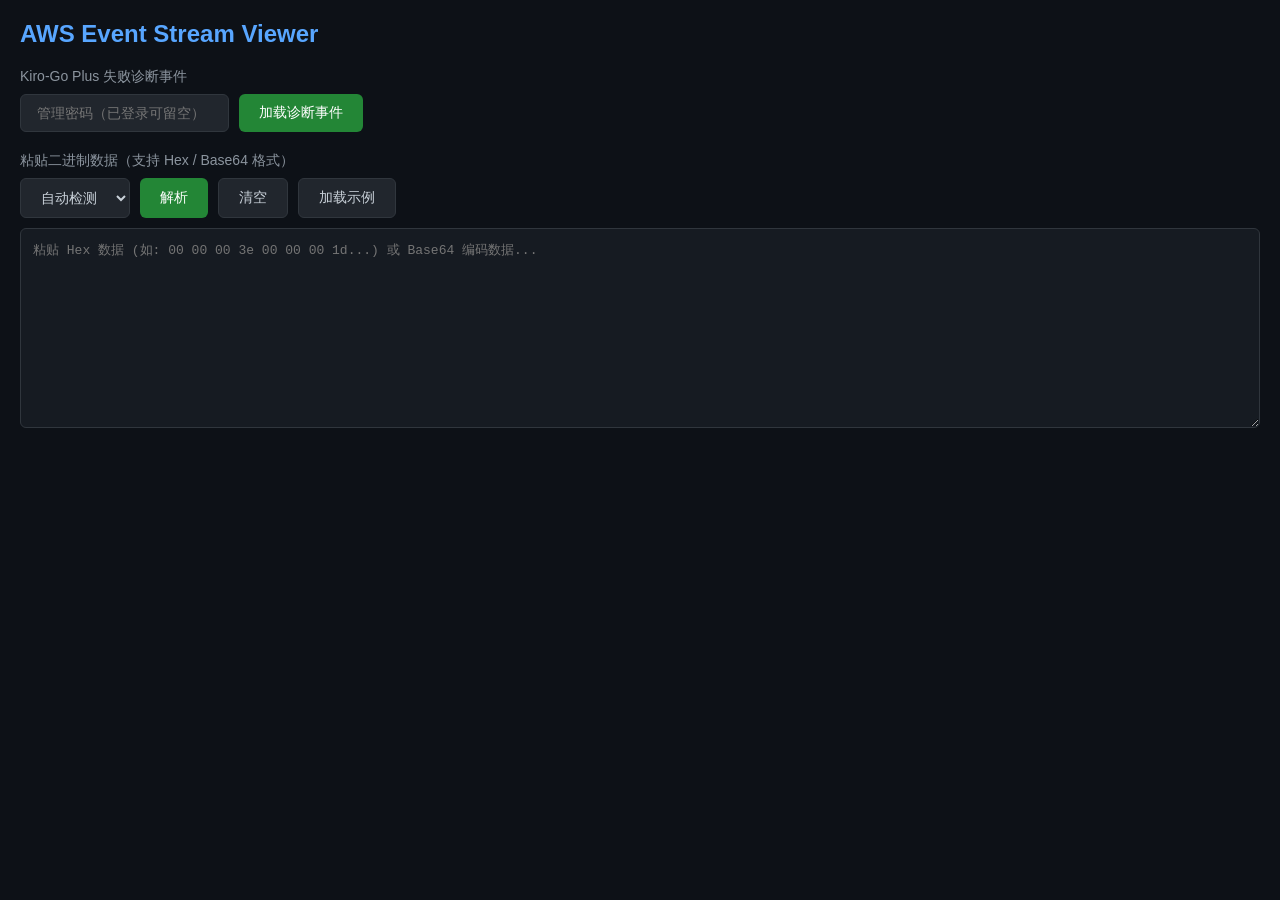
<file: web/event-viewer.html>
<!DOCTYPE html>
<html lang="zh-CN">
<head>
    <meta charset="UTF-8">
    <meta name="viewport" content="width=device-width, initial-scale=1.0">
    <title>AWS Event Stream Viewer</title>
    <style>
        * {
            box-sizing: border-box;
            margin: 0;
            padding: 0;
        }
        body {
            font-family: -apple-system, BlinkMacSystemFont, 'Segoe UI', Roboto, 'Helvetica Neue', Arial, sans-serif;
            background: #0d1117;
            color: #c9d1d9;
            min-height: 100vh;
            padding: 20px;
        }
        .container {
            max-width: 1400px;
            margin: 0 auto;
        }
        h1 {
            color: #58a6ff;
            margin-bottom: 20px;
            font-size: 24px;
        }
        .input-section {
            margin-bottom: 20px;
        }
        .input-section label {
            display: block;
            margin-bottom: 8px;
            color: #8b949e;
            font-size: 14px;
        }
        .input-controls {
            display: flex;
            gap: 10px;
            margin-bottom: 10px;
            flex-wrap: wrap;
        }
        .format-select {
            padding: 8px 16px;
            border: 1px solid #30363d;
            border-radius: 6px;
            background: #21262d;
            color: #c9d1d9;
            font-size: 14px;
        }
        textarea {
            width: 100%;
            height: 200px;
            padding: 12px;
            border: 1px solid #30363d;
            border-radius: 6px;
            background: #161b22;
            color: #c9d1d9;
            font-family: 'SF Mono', Monaco, 'Courier New', monospace;
            font-size: 13px;
            resize: vertical;
        }
        textarea:focus {
            outline: none;
            border-color: #58a6ff;
        }
        .btn {
            padding: 10px 20px;
            border: none;
            border-radius: 6px;
            cursor: pointer;
            font-size: 14px;
            font-weight: 500;
            transition: all 0.2s;
        }
        .btn-primary {
            background: #238636;
            color: white;
        }
        .btn-primary:hover {
            background: #2ea043;
        }
        .btn-secondary {
            background: #21262d;
            color: #c9d1d9;
            border: 1px solid #30363d;
        }
        .btn-secondary:hover {
            background: #30363d;
        }
        .results {
            margin-top: 20px;
        }
        .stats {
            display: flex;
            gap: 20px;
            margin-bottom: 20px;
            flex-wrap: wrap;
        }
        .stat-card {
            background: #161b22;
            border: 1px solid #30363d;
            border-radius: 6px;
            padding: 16px 20px;
            min-width: 150px;
        }
        .stat-card .label {
            color: #8b949e;
            font-size: 12px;
            margin-bottom: 4px;
        }
        .stat-card .value {
            color: #58a6ff;
            font-size: 24px;
            font-weight: 600;
        }
        .message-list {
            display: flex;
            flex-direction: column;
            gap: 12px;
        }
        .message {
            background: #161b22;
            border: 1px solid #30363d;
            border-radius: 8px;
            overflow: hidden;
        }
        .message-header {
            display: flex;
            justify-content: space-between;
            align-items: center;
            padding: 12px 16px;
            background: #21262d;
            border-bottom: 1px solid #30363d;
            cursor: pointer;
        }
        .message-header:hover {
            background: #30363d;
        }
        .message-info {
            display: flex;
            gap: 12px;
            align-items: center;
            flex-wrap: wrap;
        }
        .message-index {
            background: #30363d;
            color: #8b949e;
            padding: 2px 8px;
            border-radius: 4px;
            font-size: 12px;
            font-weight: 500;
        }
        .message-type {
            padding: 2px 8px;
            border-radius: 4px;
            font-size: 12px;
            font-weight: 500;
        }
        .message-type.event {
            background: rgba(56, 139, 253, 0.15);
            color: #58a6ff;
        }
        .message-type.error {
            background: rgba(248, 81, 73, 0.15);
            color: #f85149;
        }
        .message-type.exception {
            background: rgba(210, 153, 34, 0.15);
            color: #d29922;
        }
        .event-type {
            color: #7ee787;
            font-size: 13px;
        }
        .message-size {
            color: #8b949e;
            font-size: 12px;
        }
        .expand-icon {
            color: #8b949e;
            transition: transform 0.2s;
        }
        .message.expanded .expand-icon {
            transform: rotate(90deg);
        }
        .message-content {
            display: none;
            padding: 16px;
        }
        .message.expanded .message-content {
            display: block;
        }
        .section-title {
            color: #8b949e;
            font-size: 12px;
            font-weight: 500;
            margin-bottom: 8px;
            text-transform: uppercase;
        }
        .headers-table {
            width: 100%;
            border-collapse: collapse;
            margin-bottom: 16px;
            font-size: 13px;
        }
        .headers-table th,
        .headers-table td {
            text-align: left;
            padding: 8px 12px;
            border-bottom: 1px solid #21262d;
        }
        .headers-table th {
            color: #8b949e;
            font-weight: 500;
            background: #0d1117;
        }
        .headers-table td {
            font-family: 'SF Mono', Monaco, 'Courier New', monospace;
        }
        .header-name {
            color: #ff7b72;
        }
        .header-type {
            color: #d2a8ff;
        }
        .header-value {
            color: #a5d6ff;
        }
        .payload-container {
            background: #0d1117;
            border-radius: 6px;
            overflow: hidden;
        }
        .payload-tabs {
            display: flex;
            border-bottom: 1px solid #21262d;
        }
        .payload-tab {
            padding: 8px 16px;
            background: transparent;
            border: none;
            color: #8b949e;
            cursor: pointer;
            font-size: 13px;
            border-bottom: 2px solid transparent;
            margin-bottom: -1px;
        }
        .payload-tab.active {
            color: #58a6ff;
            border-bottom-color: #58a6ff;
        }
        .payload-content {
            padding: 12px;
            font-family: 'SF Mono', Monaco, 'Courier New', monospace;
            font-size: 13px;
            overflow-x: auto;
            max-height: 400px;
            overflow-y: auto;
        }
        .payload-json {
            white-space: pre-wrap;
            word-break: break-word;
        }
        .payload-raw {
            white-space: pre;
            color: #8b949e;
        }
        .payload-hex {
            white-space: pre;
            color: #8b949e;
            font-size: 12px;
        }
        .json-key {
            color: #ff7b72;
        }
        .json-string {
            color: #a5d6ff;
        }
        .json-number {
            color: #79c0ff;
        }
        .json-boolean {
            color: #ff7b72;
        }
        .json-null {
            color: #8b949e;
        }
        .error-box {
            background: rgba(248, 81, 73, 0.1);
            border: 1px solid rgba(248, 81, 73, 0.4);
            border-radius: 6px;
            padding: 12px 16px;
            color: #f85149;
            margin-bottom: 16px;
        }
        .hex-view {
            display: grid;
            grid-template-columns: 80px 1fr 1fr;
            gap: 8px;
            font-family: 'SF Mono', Monaco, 'Courier New', monospace;
            font-size: 12px;
        }
        .hex-offset {
            color: #8b949e;
        }
        .hex-bytes {
            color: #7ee787;
        }
        .hex-ascii {
            color: #d2a8ff;
        }
        .raw-section {
            margin-top: 20px;
            padding: 16px;
            background: #161b22;
            border: 1px solid #30363d;
            border-radius: 8px;
        }
        .raw-section h3 {
            color: #8b949e;
            font-size: 14px;
            margin-bottom: 12px;
        }
        .copy-btn {
            padding: 4px 8px;
            font-size: 12px;
            margin-left: 8px;
        }
    </style>
</head>
<body>
    <div class="container">
        <h1>AWS Event Stream Viewer</h1>

        <div class="input-section">
            <label>Kiro-Go Plus 失败诊断事件</label>
            <div class="input-controls">
                <input id="adminPassword" class="format-select" type="password" placeholder="管理密码（已登录可留空）">
                <button class="btn btn-primary" onclick="loadDiagnostics()">加载诊断事件</button>
            </div>
        </div>

        <div class="input-section">
            <label>粘贴二进制数据（支持 Hex / Base64 格式）</label>
            <div class="input-controls">
                <select id="inputFormat" class="format-select">
                    <option value="auto">自动检测</option>
                    <option value="hex">Hex</option>
                    <option value="base64">Base64</option>
                </select>
                <button class="btn btn-primary" onclick="parseInput()">解析</button>
                <button class="btn btn-secondary" onclick="clearAll()">清空</button>
                <button class="btn btn-secondary" onclick="loadExample()">加载示例</button>
            </div>
            <textarea id="inputData" placeholder="粘贴 Hex 数据 (如: 00 00 00 3e 00 00 00 1d...) 或 Base64 编码数据..."></textarea>
        </div>

        <div id="error" class="error-box" style="display: none;"></div>

        <div class="results" id="results" style="display: none;">
            <div class="stats" id="stats"></div>
            <div class="message-list" id="messageList"></div>
        </div>

        <div class="raw-section" id="rawSection" style="display: none;">
            <h3>原始字节数据 <button class="btn btn-secondary copy-btn" onclick="copyRawHex()">复制 Hex</button></h3>
            <div class="payload-hex" id="rawHex"></div>
        </div>
    </div>

    <script>
        // CRC32 (IEEE/ISO-HDLC) 实现
        const CRC32_TABLE = (() => {
            const table = new Uint32Array(256);
            for (let i = 0; i < 256; i++) {
                let crc = i;
                for (let j = 0; j < 8; j++) {
                    crc = (crc & 1) ? (0xEDB88320 ^ (crc >>> 1)) : (crc >>> 1);
                }
                table[i] = crc >>> 0;
            }
            return table;
        })();

        function crc32(data) {
            let crc = 0xFFFFFFFF;
            for (let i = 0; i < data.length; i++) {
                crc = CRC32_TABLE[(crc ^ data[i]) & 0xFF] ^ (crc >>> 8);
            }
            return (crc ^ 0xFFFFFFFF) >>> 0;
        }

        // 值类型定义
        const VALUE_TYPES = {
            0: { name: 'BoolTrue', size: 0 },
            1: { name: 'BoolFalse', size: 0 },
            2: { name: 'Byte', size: 1 },
            3: { name: 'Short', size: 2 },
            4: { name: 'Integer', size: 4 },
            5: { name: 'Long', size: 8 },
            6: { name: 'ByteArray', size: -1 },
            7: { name: 'String', size: -1 },
            8: { name: 'Timestamp', size: 8 },
            9: { name: 'UUID', size: 16 }
        };

        // 输入格式检测
        function detectFormat(input) {
            const cleaned = input.replace(/[\s\n\r]/g, '');

            // 检测是否是Base64
            if (/^[A-Za-z0-9+/]+=*$/.test(cleaned) && cleaned.length % 4 === 0) {
                // 尝试解码验证
                try {
                    atob(cleaned);
                    return 'base64';
                } catch {}
            }

            // 检测是否是Hex
            if (/^[0-9A-Fa-f\s]+$/.test(input)) {
                return 'hex';
            }

            return 'unknown';
        }

        // 解析输入数据为字节数组
        function parseInputData(input, format) {
            const cleaned = input.trim();

            if (format === 'auto') {
                format = detectFormat(cleaned);
            }

            if (format === 'base64') {
                try {
                    const binary = atob(cleaned.replace(/[\s\n\r]/g, ''));
                    return new Uint8Array([...binary].map(c => c.charCodeAt(0)));
                } catch (e) {
                    throw new Error('Base64 解码失败: ' + e.message);
                }
            }

            if (format === 'hex') {
                const hex = cleaned.replace(/[\s\n\r]/g, '').replace(/0x/gi, '');
                if (hex.length % 2 !== 0) {
                    throw new Error('Hex 数据长度必须是偶数');
                }
                const bytes = new Uint8Array(hex.length / 2);
                for (let i = 0; i < hex.length; i += 2) {
                    bytes[i / 2] = parseInt(hex.substr(i, 2), 16);
                }
                return bytes;
            }

            throw new Error('无法识别输入格式');
        }

        // 读取大端序整数
        function readUint32BE(data, offset) {
            return (data[offset] << 24 | data[offset + 1] << 16 | data[offset + 2] << 8 | data[offset + 3]) >>> 0;
        }

        function readUint16BE(data, offset) {
            return (data[offset] << 8 | data[offset + 1]) >>> 0;
        }

        function readInt64BE(data, offset) {
            // JavaScript BigInt for 64-bit
            let high = readUint32BE(data, offset);
            let low = readUint32BE(data, offset + 4);
            return BigInt(high) << 32n | BigInt(low);
        }

        // 解析头部
        function parseHeaders(data, headerLength) {
            const headers = [];
            let offset = 0;

            while (offset < headerLength) {
                // 读取名称长度
                const nameLength = data[offset];
                offset++;

                if (nameLength === 0 || offset + nameLength > headerLength) {
                    break;
                }

                // 读取名称
                const name = new TextDecoder().decode(data.slice(offset, offset + nameLength));
                offset += nameLength;

                if (offset >= headerLength) break;

                // 读取值类型
                const valueType = data[offset];
                offset++;

                const typeInfo = VALUE_TYPES[valueType] || { name: 'Unknown', size: 0 };
                let value;
                let valueSize = typeInfo.size;

                // 解析值
                switch (valueType) {
                    case 0: // BoolTrue
                        value = true;
                        break;
                    case 1: // BoolFalse
                        value = false;
                        break;
                    case 2: // Byte
                        value = data[offset];
                        offset++;
                        break;
                    case 3: // Short
                        value = readUint16BE(data, offset);
                        offset += 2;
                        break;
                    case 4: // Integer
                        value = readUint32BE(data, offset);
                        offset += 4;
                        break;
                    case 5: // Long
                        value = readInt64BE(data, offset).toString();
                        offset += 8;
                        break;
                    case 6: // ByteArray
                        valueSize = readUint16BE(data, offset);
                        offset += 2;
                        value = Array.from(data.slice(offset, offset + valueSize)).map(b => b.toString(16).padStart(2, '0')).join(' ');
                        offset += valueSize;
                        break;
                    case 7: // String
                        valueSize = readUint16BE(data, offset);
                        offset += 2;
                        value = new TextDecoder().decode(data.slice(offset, offset + valueSize));
                        offset += valueSize;
                        break;
                    case 8: // Timestamp
                        value = new Date(Number(readInt64BE(data, offset))).toISOString();
                        offset += 8;
                        break;
                    case 9: // UUID
                        const uuidBytes = data.slice(offset, offset + 16);
                        value = Array.from(uuidBytes).map(b => b.toString(16).padStart(2, '0')).join('');
                        value = `${value.slice(0,8)}-${value.slice(8,12)}-${value.slice(12,16)}-${value.slice(16,20)}-${value.slice(20)}`;
                        offset += 16;
                        break;
                    default:
                        value = '(unknown type)';
                }

                headers.push({ name, type: typeInfo.name, typeCode: valueType, value });
            }

            return headers;
        }

        // 解析单个消息帧
        function parseFrame(data, offset) {
            if (data.length - offset < 16) {
                return null;
            }

            const totalLength = readUint32BE(data, offset);
            const headerLength = readUint32BE(data, offset + 4);
            const preludeCrc = readUint32BE(data, offset + 8);

            if (totalLength < 16 || totalLength > 16 * 1024 * 1024) {
                throw new Error(`消息长度异常: ${totalLength}`);
            }

            if (data.length - offset < totalLength) {
                return null;
            }

            // 验证 Prelude CRC
            const actualPreludeCrc = crc32(data.slice(offset, offset + 8));
            const preludeCrcValid = preludeCrc === actualPreludeCrc;

            // 验证 Message CRC
            const messageCrc = readUint32BE(data, offset + totalLength - 4);
            const actualMessageCrc = crc32(data.slice(offset, offset + totalLength - 4));
            const messageCrcValid = messageCrc === actualMessageCrc;

            // 解析头部
            const headersStart = offset + 12;
            const headersEnd = headersStart + headerLength;
            const headers = parseHeaders(data.slice(headersStart, headersEnd), headerLength);

            // 提取 payload
            const payloadStart = headersEnd;
            const payloadEnd = offset + totalLength - 4;
            const payload = data.slice(payloadStart, payloadEnd);

            // 获取消息类型
            const messageType = headers.find(h => h.name === ':message-type')?.value || 'event';
            const eventType = headers.find(h => h.name === ':event-type')?.value || '';
            const contentType = headers.find(h => h.name === ':content-type')?.value || 'application/json';

            return {
                totalLength,
                headerLength,
                preludeCrc: { expected: preludeCrc, actual: actualPreludeCrc, valid: preludeCrcValid },
                messageCrc: { expected: messageCrc, actual: actualMessageCrc, valid: messageCrcValid },
                headers,
                payload,
                messageType,
                eventType,
                contentType,
                rawBytes: data.slice(offset, offset + totalLength)
            };
        }

        // 解析所有消息
        function parseAllMessages(data) {
            const messages = [];
            let offset = 0;

            while (offset < data.length) {
                try {
                    const frame = parseFrame(data, offset);
                    if (!frame) {
                        break;
                    }
                    messages.push(frame);
                    offset += frame.totalLength;
                } catch (e) {
                    console.error('Parse error at offset', offset, e);
                    // 尝试跳过一个字节继续
                    offset++;
                }
            }

            return messages;
        }

        // 格式化 JSON 带语法高亮
        function formatJson(obj, indent = 0) {
            const spaces = '  '.repeat(indent);

            if (obj === null) {
                return '<span class="json-null">null</span>';
            }

            if (typeof obj === 'boolean') {
                return `<span class="json-boolean">${obj}</span>`;
            }

            if (typeof obj === 'number') {
                return `<span class="json-number">${obj}</span>`;
            }

            if (typeof obj === 'string') {
                const escaped = obj.replace(/&/g, '&amp;').replace(/</g, '&lt;').replace(/>/g, '&gt;').replace(/"/g, '&quot;');
                return `<span class="json-string">"${escaped}"</span>`;
            }

            if (Array.isArray(obj)) {
                if (obj.length === 0) return '[]';
                const items = obj.map(item => spaces + '  ' + formatJson(item, indent + 1));
                return '[\n' + items.join(',\n') + '\n' + spaces + ']';
            }

            if (typeof obj === 'object') {
                const keys = Object.keys(obj);
                if (keys.length === 0) return '{}';
                const items = keys.map(key => {
                    const escapedKey = key.replace(/"/g, '\\"');
                    return spaces + '  ' + `<span class="json-key">"${escapedKey}"</span>: ` + formatJson(obj[key], indent + 1);
                });
                return '{\n' + items.join(',\n') + '\n' + spaces + '}';
            }

            return String(obj);
        }

        // 格式化 Hex 视图
        function formatHexView(data) {
            const lines = [];
            for (let i = 0; i < data.length; i += 16) {
                const offset = i.toString(16).padStart(8, '0');
                const bytes = [];
                const ascii = [];

                for (let j = 0; j < 16; j++) {
                    if (i + j < data.length) {
                        bytes.push(data[i + j].toString(16).padStart(2, '0'));
                        const char = data[i + j];
                        ascii.push(char >= 32 && char <= 126 ? String.fromCharCode(char) : '.');
                    } else {
                        bytes.push('  ');
                        ascii.push(' ');
                    }
                }

                lines.push(`<span class="hex-offset">${offset}</span>  <span class="hex-bytes">${bytes.join(' ')}</span>  <span class="hex-ascii">${ascii.join('')}</span>`);
            }
            return lines.join('\n');
        }

        // 渲染单个消息
        function renderMessage(message, index) {
            const messageTypeClass = message.messageType === 'error' ? 'error' :
                                    message.messageType === 'exception' ? 'exception' : 'event';

            let payloadText = '';
            let payloadJson = null;

            try {
                payloadText = new TextDecoder().decode(message.payload);
                try {
                    payloadJson = JSON.parse(payloadText);
                } catch {}
            } catch {}

            const headersHtml = message.headers.map(h => `
                <tr>
                    <td><span class="header-name">${h.name}</span></td>
                    <td><span class="header-type">${h.type}</span></td>
                    <td><span class="header-value">${typeof h.value === 'string' ? h.value.replace(/</g, '&lt;').replace(/>/g, '&gt;') : h.value}</span></td>
                </tr>
            `).join('');

            const crcStatus = (crc) => crc.valid
                ? '<span style="color: #7ee787;">&#10003;</span>'
                : `<span style="color: #f85149;">&#10007; (expected: ${crc.expected.toString(16)}, got: ${crc.actual.toString(16)})</span>`;

            return `
                <div class="message" id="message-${index}">
                    <div class="message-header" onclick="toggleMessage(${index})">
                        <div class="message-info">
                            <span class="message-index">#${index + 1}</span>
                            <span class="message-type ${messageTypeClass}">${message.messageType}</span>
                            ${message.eventType ? `<span class="event-type">${message.eventType}</span>` : ''}
                        </div>
                        <div style="display: flex; align-items: center; gap: 12px;">
                            <span class="message-size">${message.totalLength} bytes</span>
                            <span class="expand-icon">&#9654;</span>
                        </div>
                    </div>
                    <div class="message-content">
                        <div class="section-title">CRC 校验</div>
                        <table class="headers-table" style="margin-bottom: 16px;">
                            <tr><td>Prelude CRC</td><td>${crcStatus(message.preludeCrc)}</td></tr>
                            <tr><td>Message CRC</td><td>${crcStatus(message.messageCrc)}</td></tr>
                        </table>

                        <div class="section-title">Headers (${message.headers.length})</div>
                        <table class="headers-table">
                            <thead>
                                <tr><th>Name</th><th>Type</th><th>Value</th></tr>
                            </thead>
                            <tbody>
                                ${headersHtml}
                            </tbody>
                        </table>

                        <div class="section-title">Payload (${message.payload.length} bytes)</div>
                        <div class="payload-container">
                            <div class="payload-tabs">
                                <button class="payload-tab active" onclick="switchPayloadTab(${index}, 'json')">JSON</button>
                                <button class="payload-tab" onclick="switchPayloadTab(${index}, 'raw')">Raw</button>
                                <button class="payload-tab" onclick="switchPayloadTab(${index}, 'hex')">Hex</button>
                            </div>
                            <div class="payload-content">
                                <div class="payload-json" id="payload-json-${index}">${payloadJson ? formatJson(payloadJson) : `<span style="color: #8b949e;">${payloadText.replace(/</g, '&lt;').replace(/>/g, '&gt;') || '(empty)'}</span>`}</div>
                                <div class="payload-raw" id="payload-raw-${index}" style="display: none;">${payloadText.replace(/</g, '&lt;').replace(/>/g, '&gt;') || '(empty)'}</div>
                                <div class="payload-hex" id="payload-hex-${index}" style="display: none;">${formatHexView(message.payload)}</div>
                            </div>
                        </div>
                    </div>
                </div>
            `;
        }

        let parsedData = null;

        function escapeHtml(value) {
            return String(value == null ? '' : value)
                .replace(/&/g, '&amp;')
                .replace(/</g, '&lt;')
                .replace(/>/g, '&gt;')
                .replace(/"/g, '&quot;')
                .replace(/'/g, '&#39;');
        }

        async function loadDiagnostics() {
            const errorBox = document.getElementById('error');
            const resultsBox = document.getElementById('results');
            const rawSection = document.getElementById('rawSection');
            errorBox.style.display = 'none';
            rawSection.style.display = 'none';
            const password = document.getElementById('adminPassword').value || '';
            const headers = {};
            if (password) headers['X-Admin-Password'] = password;
            try {
                const res = await fetch('/admin/api/diagnostics/events?limit=100', { headers });
                const data = await res.json();
                if (!res.ok) throw new Error(data.error || '加载失败');
                const events = data.events || [];
                document.getElementById('stats').innerHTML = `
                    <div class="stat-card"><div class="label">诊断事件</div><div class="value">${events.length}</div></div>
                    <div class="stat-card"><div class="label">记录状态</div><div class="value">${data.config && data.config.enabled ? '启用' : '关闭'}</div></div>
                `;
                document.getElementById('messageList').innerHTML = events.map((event, index) => {
                    const payload = JSON.stringify(event, null, 2);
                    return `
                        <div class="message-card">
                            <div class="message-header">
                                <span class="message-number">#${index + 1}</span>
                                <span class="message-type exception">${escapeHtml(event.protocol || 'diagnostic')}</span>
                                <span class="event-type">${escapeHtml(event.model || '')}</span>
                            </div>
                            <div class="section"><h3>错误</h3><pre>${escapeHtml(event.error || '')}</pre></div>
                            <div class="section"><h3>JSON</h3><pre>${escapeHtml(payload)}</pre></div>
                        </div>`;
                }).join('') || '<div class="message-card">暂无诊断事件</div>';
                resultsBox.style.display = 'block';
            } catch (e) {
                errorBox.textContent = e.message || String(e);
                errorBox.style.display = 'block';
            }
        }

        function parseInput() {
            const input = document.getElementById('inputData').value;
            const format = document.getElementById('inputFormat').value;
            const errorBox = document.getElementById('error');
            const resultsBox = document.getElementById('results');
            const rawSection = document.getElementById('rawSection');

            errorBox.style.display = 'none';
            resultsBox.style.display = 'none';
            rawSection.style.display = 'none';

            if (!input.trim()) {
                errorBox.textContent = '请输入数据';
                errorBox.style.display = 'block';
                return;
            }

            try {
                const data = parseInputData(input, format);
                parsedData = data;

                // 显示原始 Hex
                document.getElementById('rawHex').innerHTML = formatHexView(data);
                rawSection.style.display = 'block';

                const messages = parseAllMessages(data);

                if (messages.length === 0) {
                    errorBox.textContent = '未能解析出任何消息。请检查输入数据格式。';
                    errorBox.style.display = 'block';
                    return;
                }

                // 统计
                const eventTypes = {};
                const messageTypes = {};
                messages.forEach(m => {
                    messageTypes[m.messageType] = (messageTypes[m.messageType] || 0) + 1;
                    if (m.eventType) {
                        eventTypes[m.eventType] = (eventTypes[m.eventType] || 0) + 1;
                    }
                });

                document.getElementById('stats').innerHTML = `
                    <div class="stat-card">
                        <div class="label">总消息数</div>
                        <div class="value">${messages.length}</div>
                    </div>
                    <div class="stat-card">
                        <div class="label">总字节数</div>
                        <div class="value">${data.length}</div>
                    </div>
                    <div class="stat-card">
                        <div class="label">消息类型</div>
                        <div class="value" style="font-size: 14px;">${Object.entries(messageTypes).map(([k, v]) => `${k}: ${v}`).join(', ')}</div>
                    </div>
                    <div class="stat-card">
                        <div class="label">事件类型</div>
                        <div class="value" style="font-size: 14px;">${Object.entries(eventTypes).map(([k, v]) => `${k}: ${v}`).join(', ') || '-'}</div>
                    </div>
                `;

                document.getElementById('messageList').innerHTML = messages.map((m, i) => renderMessage(m, i)).join('');
                resultsBox.style.display = 'block';

            } catch (e) {
                errorBox.textContent = '解析错误: ' + e.message;
                errorBox.style.display = 'block';
            }
        }

        function toggleMessage(index) {
            const msg = document.getElementById(`message-${index}`);
            msg.classList.toggle('expanded');
        }

        function switchPayloadTab(index, tab) {
            const tabs = document.querySelectorAll(`#message-${index} .payload-tab`);
            tabs.forEach(t => t.classList.remove('active'));
            event.target.classList.add('active');

            document.getElementById(`payload-json-${index}`).style.display = tab === 'json' ? 'block' : 'none';
            document.getElementById(`payload-raw-${index}`).style.display = tab === 'raw' ? 'block' : 'none';
            document.getElementById(`payload-hex-${index}`).style.display = tab === 'hex' ? 'block' : 'none';
        }

        function clearAll() {
            document.getElementById('inputData').value = '';
            document.getElementById('error').style.display = 'none';
            document.getElementById('results').style.display = 'none';
            document.getElementById('rawSection').style.display = 'none';
            parsedData = null;
        }

        function copyRawHex() {
            if (!parsedData) return;
            const hex = Array.from(parsedData).map(b => b.toString(16).padStart(2, '0')).join(' ');
            navigator.clipboard.writeText(hex).then(() => {
                alert('已复制到剪贴板');
            });
        }

        function loadExample() {
            // 构造一个示例事件流消息
            // 这是一个简单的 assistantResponseEvent 消息
            const example = `
00 00 00 8f 00 00 00 47 7d 83 6e 75 0d 3a 6d 65
73 73 61 67 65 2d 74 79 70 65 07 00 05 65 76 65
6e 74 0b 3a 65 76 65 6e 74 2d 74 79 70 65 07 00
16 61 73 73 69 73 74 61 6e 74 52 65 73 70 6f 6e
73 65 45 76 65 6e 74 0d 3a 63 6f 6e 74 65 6e 74
2d 74 79 70 65 07 00 10 61 70 70 6c 69 63 61 74
69 6f 6e 2f 6a 73 6f 6e 7b 22 63 6f 6e 74 65 6e
74 22 3a 22 48 65 6c 6c 6f 2c 20 57 6f 72 6c 64
21 22 2c 22 73 74 6f 70 22 3a 66 61 6c 73 65 7d
c7 8d c2 bc
            `.trim();
            document.getElementById('inputData').value = example;
            document.getElementById('inputFormat').value = 'hex';
        }
    </script>
</body>
</html>
</file>
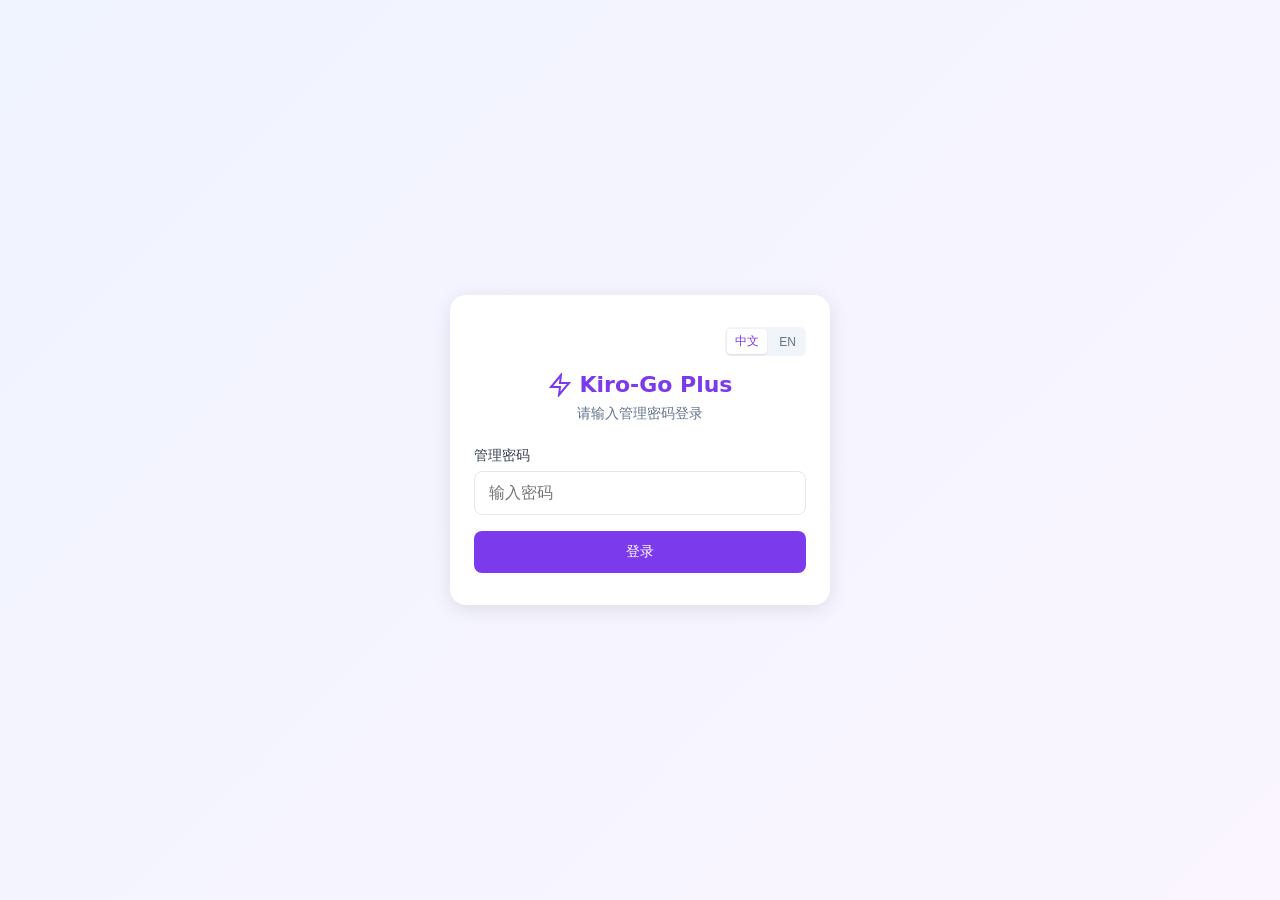
<file: web/index-legacy.html>
<!DOCTYPE html>
<html lang="zh">

<head>
    <meta charset="UTF-8">
    <meta name="viewport" content="width=device-width, initial-scale=1.0, maximum-scale=1.0, user-scalable=no">
    <title>Kiro-Go Plus</title>
    <style>
        * {
            box-sizing: border-box;
            margin: 0;
            padding: 0;
        }

        body {
            font-family: system-ui, -apple-system, sans-serif;
            background: #f8fafc;
            color: #1e293b;
            min-height: 100vh;
            -webkit-tap-highlight-color: transparent;
        }

        .container {
            max-width: 1100px;
            margin: 0 auto;
            padding: 16px;
        }

        .login-wrapper {
            min-height: 100vh;
            display: flex;
            align-items: center;
            justify-content: center;
            background: linear-gradient(135deg, #f0f4ff 0%, #faf5ff 100%);
            padding: 16px;
        }

        .login-box {
            background: #fff;
            padding: 32px 24px;
            border-radius: 16px;
            box-shadow: 0 4px 20px rgba(0, 0, 0, 0.1);
            width: 100%;
            max-width: 380px;
        }

        .login-box h1 {
            text-align: center;
            color: #7c3aed;
            margin-bottom: 8px;
            font-size: 22px;
            justify-content: center;
        }

        .login-box p {
            text-align: center;
            color: #64748b;
            margin-bottom: 24px;
            font-size: 14px;
        }

        .form-group {
            margin-bottom: 16px;
        }

        label {
            display: block;
            margin-bottom: 6px;
            color: #374151;
            font-size: 14px;
            font-weight: 500;
        }

        input[type="text"],
        input[type="password"],
        input[type="number"],
        select,
        textarea {
            width: 100%;
            padding: 12px 14px;
            border: 1px solid #e2e8f0;
            border-radius: 8px;
            font-size: 16px;
            background: #fff;
            color: #1e293b;
            -webkit-appearance: none;
        }

        input:focus,
        textarea:focus {
            outline: none;
            border-color: #7c3aed;
            box-shadow: 0 0 0 3px rgba(124, 58, 237, 0.1);
        }

        textarea {
            resize: vertical;
            min-height: 100px;
            font-family: monospace;
            font-size: 14px;
        }

        .btn {
            padding: 12px 18px;
            border: none;
            border-radius: 8px;
            cursor: pointer;
            font-size: 14px;
            font-weight: 500;
            transition: all 0.2s;
            touch-action: manipulation;
        }

        .btn-primary {
            background: #7c3aed;
            color: white;
        }

        .btn-primary:hover,
        .btn-primary:active {
            background: #6d28d9;
        }

        .btn-danger {
            background: #ef4444;
            color: white;
        }

        .btn-secondary {
            background: #f1f5f9;
            color: #374151;
        }

        .btn-success {
            background: #10B981;
            color: white;
        }

        .btn-sm {
            padding: 8px 12px;
            font-size: 13px;
        }

        .card {
            background: #fff;
            border-radius: 12px;
            padding: 16px;
            margin-bottom: 16px;
            box-shadow: 0 1px 3px rgba(0, 0, 0, 0.1);
        }

        .card-header {
            display: flex;
            justify-content: space-between;
            align-items: center;
            margin-bottom: 16px;
            padding-bottom: 12px;
            border-bottom: 1px solid #e2e8f0;
            flex-wrap: wrap;
            gap: 12px;
        }

        .card-title {
            font-size: 16px;
            font-weight: 600;
        }

        .card-actions {
            display: flex;
            gap: 8px;
            flex-wrap: wrap;
        }

        .stats-grid {
            display: grid;
            grid-template-columns: repeat(3, 1fr);
            gap: 10px;
            margin-bottom: 20px;
        }

        .stat-card {
            background: #fff;
            border-radius: 10px;
            padding: 12px 8px;
            text-align: center;
            box-shadow: 0 1px 3px rgba(0, 0, 0, 0.1);
        }

        .stat-value {
            font-size: 20px;
            font-weight: 700;
            color: #7c3aed;
        }

        .stat-label {
            font-size: 11px;
            color: #64748b;
            margin-top: 2px;
        }

        .badge {
            display: inline-block;
            padding: 3px 8px;
            border-radius: 4px;
            font-size: 11px;
            font-weight: 500;
            white-space: nowrap;
        }

        .badge-success {
            background: #dcfce7;
            color: #16a34a;
        }

        .badge-warning {
            background: #fef3c7;
            color: #d97706;
        }

        .badge-error {
            background: #fee2e2;
            color: #dc2626;
        }

        .badge-info {
            background: #ede9fe;
            color: #7c3aed;
        }

        .badge-pro {
            background: #3b82f6;
            color: white;
        }

        .badge-proplus {
            background: #8b5cf6;
            color: white;
        }

        .badge-power {
            background: #f59e0b;
            color: white;
        }

        .badge-free {
            background: #6b7280;
            color: white;
        }

        .badge-trial {
            background: #10b981;
            color: white;
        }

        .badge-banned {
            background: #dc2626;
            color: white;
        }

        .badge-suspended {
            background: #f59e0b;
            color: white;
        }

        .modal {
            display: none;
            position: fixed;
            top: 0;
            left: 0;
            width: 100%;
            height: 100%;
            background: rgba(0, 0, 0, 0.5);
            z-index: 1000;
            padding: 16px;
            overflow-y: auto;
        }

        .modal.active {
            display: flex;
            align-items: flex-start;
            justify-content: center;
            padding-top: 5vh;
        }

        .modal-content {
            background: #fff;
            border-radius: 12px;
            padding: 20px;
            width: 100%;
            max-width: 600px;
            margin-bottom: 20px;
        }

        .modal-header {
            display: flex;
            justify-content: space-between;
            align-items: center;
            margin-bottom: 20px;
        }

        .modal-title {
            font-size: 18px;
            font-weight: 600;
        }

        .modal-close {
            background: none;
            border: none;
            font-size: 28px;
            cursor: pointer;
            color: #64748b;
            padding: 0 8px;
        }

        .modal-footer {
            margin-top: 20px;
            display: flex;
            gap: 10px;
            justify-content: flex-end;
        }

        .switch {
            position: relative;
            display: inline-block;
            width: 44px;
            height: 24px;
            flex-shrink: 0;
        }

        .switch input {
            opacity: 0;
            width: 0;
            height: 0;
            position: absolute;
        }

        .slider {
            position: absolute;
            cursor: pointer;
            top: 0;
            left: 0;
            right: 0;
            bottom: 0;
            background: #cbd5e1;
            border-radius: 24px;
            transition: 0.3s;
        }

        .slider:before {
            position: absolute;
            content: "";
            height: 18px;
            width: 18px;
            left: 3px;
            bottom: 3px;
            background: white;
            border-radius: 50%;
            transition: 0.3s;
        }

        input:checked+.slider {
            background: #7c3aed;
        }

        input:checked+.slider:before {
            transform: translateX(20px);
        }

        .tabs {
            display: flex;
            gap: 4px;
            margin-bottom: 16px;
            background: #f1f5f9;
            padding: 4px;
            border-radius: 10px;
            overflow-x: auto;
            -webkit-overflow-scrolling: touch;
        }

        .tab {
            padding: 10px 16px;
            border-radius: 8px;
            cursor: pointer;
            color: #64748b;
            font-weight: 500;
            font-size: 14px;
            white-space: nowrap;
            flex-shrink: 0;
        }

        .tab:hover {
            color: #374151;
        }

        .tab.active {
            background: #fff;
            color: #7c3aed;
            box-shadow: 0 1px 3px rgba(0, 0, 0, 0.1);
        }

        .hidden {
            display: none !important;
        }

        .message {
            padding: 12px 16px;
            border-radius: 8px;
            margin-bottom: 12px;
            font-size: 14px;
        }

        .message-error {
            background: #fee2e2;
            color: #dc2626;
        }

        .endpoint {
            background: #f8fafc;
            padding: 12px;
            border-radius: 8px;
            font-family: monospace;
            font-size: 12px;
            margin-bottom: 10px;
            display: flex;
            justify-content: space-between;
            align-items: center;
            gap: 10px;
            word-break: break-all;
        }

        .endpoint span {
            flex: 1;
        }

        .header {
            display: flex;
            align-items: center;
            justify-content: space-between;
            margin-bottom: 16px;
            gap: 12px;
        }

        .header h1 {
            font-size: 18px;
            color: #7c3aed;
        }

        .account-card {
            background: #fff;
            border-radius: 12px;
            padding: 14px;
            margin-bottom: 12px;
            box-shadow: 0 1px 3px rgba(0, 0, 0, 0.1);
            border-left: 4px solid #7c3aed;
        }

        .account-header {
            display: flex;
            justify-content: space-between;
            align-items: flex-start;
            margin-bottom: 10px;
            gap: 10px;
        }

        .account-info {
            flex: 1;
            min-width: 0;
        }

        .account-email {
            font-weight: 600;
            font-size: 14px;
            color: #1e293b;
            word-break: break-all;
        }

        .account-meta {
            display: flex;
            gap: 6px;
            flex-wrap: wrap;
            margin-top: 6px;
        }

        .account-usage {
            margin: 10px 0;
        }

        .usage-bar {
            height: 6px;
            background: #e2e8f0;
            border-radius: 3px;
            overflow: hidden;
        }

        .usage-fill {
            height: 100%;
            background: #7c3aed;
            border-radius: 3px;
            transition: width 0.3s;
        }

        .usage-fill.high {
            background: #f59e0b;
        }

        .usage-fill.critical {
            background: #ef4444;
        }

        .usage-text {
            display: flex;
            justify-content: space-between;
            font-size: 11px;
            color: #64748b;
            margin-top: 4px;
        }

        .usage-label {
            font-size: 12px;
            color: #64748b;
            margin-bottom: 4px;
            font-weight: 500;
        }

        .account-usage+.account-usage {
            margin-top: 8px;
        }

        .badge-trial {
            background: #10b981;
            color: white;
        }

        .account-stats {
            display: grid;
            grid-template-columns: repeat(5, 1fr);
            gap: 6px;
            margin-top: 10px;
            padding-top: 10px;
            border-top: 1px solid #e2e8f0;
        }

        .account-stat {
            text-align: center;
        }

        .account-stat-value {
            font-weight: 600;
            font-size: 13px;
        }

        .account-stat-label {
            font-size: 10px;
            color: #64748b;
        }

        .account-actions {
            display: flex;
            gap: 6px;
            flex-shrink: 0;
            flex-wrap: wrap;
        }

        .detail-section {
            margin-bottom: 20px;
        }

        .detail-section h4 {
            font-size: 13px;
            color: #64748b;
            margin-bottom: 10px;
            text-transform: uppercase;
            letter-spacing: 0.5px;
        }

        .detail-grid {
            display: grid;
            grid-template-columns: 1fr;
            gap: 10px;
        }

        .detail-item {
            background: #f8fafc;
            padding: 10px 12px;
            border-radius: 8px;
        }

        .detail-label {
            font-size: 11px;
            color: #64748b;
            margin-bottom: 2px;
        }

        .detail-value {
            font-size: 13px;
            font-weight: 500;
            word-break: break-all;
        }

        .model-list {
            display: grid;
            gap: 8px;
            max-height: 250px;
            overflow-y: auto;
        }

        .model-item {
            background: #f8fafc;
            padding: 14px 16px;
            border-radius: 8px;
            margin-bottom: 10px;
            transition: background 0.2s ease;
        }

        .model-item:last-child {
            margin-bottom: 0;
        }

        .model-item:hover {
            background: #f1f5f9;
        }

        .model-name {
            font-weight: 600;
            font-size: 14px;
            color: #0f172a;
            line-height: 1.4;
        }

        .model-credit {
            font-size: 13px;
            margin-top: 4px;
        }

        .credit-ratio {
            color: #7c3aed;
            font-weight: 600;
        }

        .model-info {
            font-size: 12px;
            color: #64748b;
            margin-top: 6px;
            line-height: 1.5;
        }

        .btn-icon {
            display: inline-flex;
            align-items: center;
            justify-content: center;
            width: 36px;
            height: 36px;
            padding: 0;
        }

        .btn-icon svg {
            width: 18px;
            height: 18px;
        }

        .loading {
            opacity: 0.6;
            pointer-events: none;
        }

        .logo {
            display: flex;
            align-items: center;
            gap: 8px;
        }

        .logo svg {
            width: 24px;
            height: 24px;
            color: #7c3aed;
        }

        .machine-id-row {
            display: flex;
            gap: 8px;
            align-items: stretch;
            flex-wrap: wrap;
        }

        .machine-id-row input {
            flex: 1;
            min-width: 200px;
            font-family: monospace;
            font-size: 11px;
        }

        .machine-id-row .btn {
            flex-shrink: 0;
        }

        .lang-switch {
            display: flex;
            gap: 4px;
            background: #f1f5f9;
            padding: 2px;
            border-radius: 6px;
        }

        .lang-btn {
            padding: 4px 8px;
            border: none;
            background: transparent;
            cursor: pointer;
            font-size: 12px;
            border-radius: 4px;
            color: #64748b;
        }

        .lang-btn.active {
            background: #fff;
            color: #7c3aed;
            box-shadow: 0 1px 2px rgba(0, 0, 0, 0.1);
        }

        .header-right {
            display: flex;
            align-items: center;
            gap: 10px;
        }

        @media (max-width: 640px) {
            .container {
                padding: 12px;
            }

            .stats-grid {
                grid-template-columns: repeat(3, 1fr);
                gap: 8px;
            }

            .stat-card {
                padding: 10px 6px;
            }

            .stat-value {
                font-size: 18px;
            }

            .stat-label {
                font-size: 10px;
            }

            .card {
                padding: 14px;
            }

            .card-header {
                flex-direction: column;
                align-items: flex-start;
            }

            .card-actions {
                width: 100%;
            }

            .card-actions .btn {
                flex: 1;
                text-align: center;
            }

            .account-header {
                flex-direction: column;
            }

            .account-actions {
                width: 100%;
                justify-content: flex-start;
            }

            .account-actions .btn {
                padding: 8px 10px;
                font-size: 12px;
            }

            .account-stats {
                grid-template-columns: repeat(2, 1fr);
            }

            .detail-grid {
                grid-template-columns: 1fr;
            }

            .tabs {
                gap: 2px;
            }

            .tab {
                padding: 10px 12px;
                font-size: 13px;
            }

            .modal-content {
                padding: 16px;
            }

            .endpoint {
                flex-direction: column;
                align-items: stretch;
            }

            .endpoint .btn {
                width: 100%;
            }

            .machine-id-row {
                flex-direction: column;
            }

            .machine-id-row input {
                min-width: 100%;
            }

            .machine-id-row .btn {
                width: 100%;
            }
        }

        @media (min-width: 641px) {
            .detail-grid {
                grid-template-columns: repeat(2, 1fr);
            }
        }

        /* 隐私模式开关样式 */
        .privacy-toggle {
            white-space: nowrap;
        }

        @media (max-width: 640px) {
            .privacy-toggle {
                order: -1;
                width: 100%;
                justify-content: space-between;
                padding: 8px 0;
                border-bottom: 1px solid #e2e8f0;
                margin-bottom: 8px;
            }

            .privacy-toggle span {
                font-size: 14px;
            }
        }
    </style>
</head>

<body>
    <div id="loginPage" class="login-wrapper">
        <div class="login-box">
            <div style="display:flex;justify-content:flex-end;margin-bottom:16px">
                <div class="lang-switch">
                    <button class="lang-btn" data-lang="zh" onclick="setLang('zh')">中文</button>
                    <button class="lang-btn" data-lang="en" onclick="setLang('en')">EN</button>
                </div>
            </div>
            <h1 class="logo"><svg viewBox="0 0 24 24" fill="none" stroke="currentColor" stroke-width="2">
                    <path d="M13 2L3 14h9l-1 8 10-12h-9l1-8z" />
                </svg>Kiro-Go Plus</h1>
            <p data-i18n="login.subtitle"></p>
            <div class="form-group">
                <label data-i18n="login.password"></label>
                <input type="password" id="pwdField" data-i18n-placeholder="login.passwordPlaceholder"
                    autocomplete="off">
            </div>
            <button type="button" class="btn btn-primary" style="width:100%" onclick="login()"
                data-i18n="login.submit"></button>
            <div id="loginError" class="message message-error hidden" style="margin-top:12px"></div>
        </div>
    </div>
    <div id="mainPage" class="container hidden">
        <div class="header">
            <h1 class="logo"><svg viewBox="0 0 24 24" fill="none" stroke="currentColor" stroke-width="2">
                    <path d="M13 2L3 14h9l-1 8 10-12h-9l1-8z" />
                </svg>Kiro-Go Plus</h1>
            <div class="header-right">
                <div class="lang-switch">
                    <button class="lang-btn" data-lang="zh" onclick="setLang('zh')">中文</button>
                    <button class="lang-btn" data-lang="en" onclick="setLang('en')">EN</button>
                </div>
                <span class="badge badge-success" id="statusBadge" data-i18n="status.running"></span>
                <span class="badge badge-info" id="versionBadge" style="cursor:pointer" onclick="checkUpdate(true)"></span>
                <button class="btn btn-sm btn-danger" onclick="logout()" data-i18n="common.logout" style="padding:4px 12px;font-size:12px"></button>
            </div>
        </div>
        <div class="stats-grid">
            <div class="stat-card">
                <div class="stat-value" id="statAccounts">0</div>
                <div class="stat-label" data-i18n="stats.accounts"></div>
            </div>
            <div class="stat-card">
                <div class="stat-value" id="statRequests">0</div>
                <div class="stat-label" data-i18n="stats.requests"></div>
            </div>
            <div class="stat-card">
                <div class="stat-value" id="statSuccess">0</div>
                <div class="stat-label" data-i18n="stats.success"></div>
            </div>
            <div class="stat-card">
                <div class="stat-value" id="statFailed">0</div>
                <div class="stat-label" data-i18n="stats.failed"></div>
            </div>
            <div class="stat-card">
                <div class="stat-value" id="statTokens">0</div>
                <div class="stat-label">Tokens</div>
            </div>
            <div class="stat-card">
                <div class="stat-value" id="statCredits">0</div>
                <div class="stat-label">Credits</div>
            </div>
        </div>
        <div class="tabs">
            <div class="tab active" data-tab="accounts" data-i18n="tabs.accounts"></div>
            <div class="tab" data-tab="settings" data-i18n="tabs.settings"></div>
            <div class="tab" data-tab="api" data-i18n="tabs.api"></div>
        </div>
        <div id="tabAccounts" class="tab-content">
            <div class="card">
                <div class="card-header">
                    <span class="card-title" data-i18n="accounts.title"></span>
                    <div class="card-actions">
                        <div class="privacy-toggle" style="display:flex;align-items:center;gap:8px;cursor:pointer;user-select:none">
                            <span style="font-size:13px;color:#374151;font-weight:500" data-i18n="privacy.label"></span>
                            <label class="switch" style="margin:0">
                                <input type="checkbox" id="privacyModeToggle" checked onchange="togglePrivacyMode()">
                                <span class="slider"></span>
                            </label>
                        </div>
                        <button class="btn btn-secondary btn-sm" onclick="showExportModal()" data-i18n="accounts.export"></button>
                        <button class="btn btn-secondary btn-sm" onclick="refreshAllModels()" data-i18n="models.refreshAll"></button>
                        <button class="btn btn-primary btn-sm" onclick="showModal('add')" data-i18n="accounts.add"></button>
                    </div>
                </div>
                <div id="accountsToolbar" style="display:flex;gap:8px;align-items:center;padding:0 20px 12px">
                    <label style="display:flex;align-items:center;gap:4px;cursor:pointer;user-select:none;flex-shrink:0"><input type="checkbox" id="selectAllCheckbox" onchange="toggleSelectAll(this.checked)" style="width:15px;height:15px;cursor:pointer"> <span style="font-size:13px;color:#374151" data-i18n="batch.selectAll"></span></label>
                    <div style="height:16px;width:1px;background:#e2e8f0;flex-shrink:0"></div>
                    <div id="batchBar" style="display:none;align-items:center;gap:6px;flex-shrink:0">
                        <span id="batchCount" style="font-size:12px;color:#7c3aed;font-weight:600;white-space:nowrap"></span>
                        <button class="btn btn-sm btn-primary" onclick="batchAction('enable')" style="padding:3px 10px;font-size:12px" data-i18n="batch.enable"></button>
                        <button class="btn btn-sm btn-secondary" onclick="batchAction('disable')" style="padding:3px 10px;font-size:12px" data-i18n="batch.disable"></button>
                        <button class="btn btn-sm btn-secondary" onclick="batchAction('refresh')" style="padding:3px 10px;font-size:12px" data-i18n="batch.refresh"></button>
                        <button class="btn btn-sm btn-secondary" onclick="batchRefreshModels()" style="padding:3px 10px;font-size:12px" data-i18n="batch.refreshModels"></button>
                        <div style="height:16px;width:1px;background:#e2e8f0;flex-shrink:0"></div>
                    </div>
                    <div style="display:flex;gap:6px;align-items:center;margin-left:auto;flex-shrink:0">
                        <input type="text" id="filterSearch" oninput="onFilterChange()" style="width:260px;padding:8px 12px;border:1px solid #e2e8f0;border-radius:6px;font-size:14px;outline:none" data-i18n-placeholder="filter.search">
                        <select id="filterStatusSelect" onchange="onFilterChange()" style="padding:4px 6px;border:1px solid #e2e8f0;border-radius:6px;font-size:12px;background:#fff;cursor:pointer">
                            <option value="all" data-i18n="filter.all"></option>
                            <option value="enabled" data-i18n="filter.enabled"></option>
                            <option value="disabled" data-i18n="filter.disabled"></option>
                            <option value="banned" data-i18n="filter.banned"></option>
                        </select>
                    </div>
                </div>
                <div id="accountsList"></div>
            </div>
        </div>
        <div id="tabSettings" class="tab-content hidden">
            <div class="card">
                <div class="card-header"><span class="card-title" data-i18n="settings.apiSettings"></span></div>
                <div class="form-group">
                    <label style="display:flex;align-items:center;gap:10px">
                        <label class="switch"><input type="checkbox" id="requireApiKey"><span
                                class="slider"></span></label>
                        <span data-i18n="settings.enableApiKey"></span>
                    </label>
                </div>
                <div class="form-group"><label>API Key</label><div style="display:flex;gap:8px;align-items:stretch"><input type="text" id="apiKeyInput" style="flex:1"
                        data-i18n-placeholder="settings.apiKeyPlaceholder"><button class="btn btn-sm btn-secondary" onclick="generateApiKey()" data-i18n="settings.generateApiKey"></button></div></div>
                <button class="btn btn-primary" onclick="saveSettings()" data-i18n="common.save"></button>
            </div>
            <div class="card">
                <div class="card-header"><span class="card-title" data-i18n="settings.usageSettings"></span></div>
                <div class="form-group">
                    <label style="display:flex;align-items:center;gap:10px">
                        <label class="switch"><input type="checkbox" id="allowOverUsage"><span
                                class="slider"></span></label>
                        <span data-i18n="settings.allowOverUsage"></span>
                    </label>
                    <small style="color:#64748b;font-size:12px;margin-top:4px;display:block"
                        data-i18n="settings.allowOverUsageHint"></small>
                </div>
                <button class="btn btn-primary" onclick="saveOverUsageConfig()" data-i18n="common.save"></button>
            </div>
            <div class="card">
                <div class="card-header"><span class="card-title" data-i18n="settings.thinkingSettings"></span></div>
                <div class="form-group">
                    <label data-i18n="settings.thinkingSuffix"></label>
                    <input type="text" id="thinkingSuffix" placeholder="-thinking">
                    <small style="color:#64748b;font-size:12px;margin-top:4px;display:block"
                        data-i18n="settings.thinkingSuffixHint"></small>
                </div>
                <div class="form-group">
                    <label data-i18n="settings.openaiFormat"></label>
                    <select id="openaiThinkingFormat">
                        <option value="reasoning_content">reasoning_content (DeepSeek)</option>
                        <option value="thinking">&lt;thinking&gt; (Claude)</option>
                        <option value="think">&lt;think&gt; (OpenAI)</option>
                    </select>
                </div>
                <div class="form-group">
                    <label data-i18n="settings.claudeFormat"></label>
                    <select id="claudeThinkingFormat">
                        <option value="thinking">&lt;thinking&gt; (Claude)</option>
                        <option value="think">&lt;think&gt; (OpenAI)</option>
                        <option value="reasoning_content" data-i18n="settings.noTag"></option>
                    </select>
                </div>
                <button class="btn btn-primary" onclick="saveThinkingConfig()"
                    data-i18n="settings.saveThinking"></button>
            </div>
            <div class="card">
                <div class="card-header"><span class="card-title" data-i18n="settings.endpointSettings"></span></div>
                <div class="form-group">
                    <label data-i18n="settings.preferredEndpoint"></label>
                    <select id="preferredEndpoint">
                        <option value="auto" data-i18n="settings.endpointAuto"></option>
                        <option value="kiro">Kiro IDE</option>
                        <option value="codewhisperer">CodeWhisperer</option>
                        <option value="amazonq">AmazonQ</option>
                    </select>
                    <small style="color:#64748b;font-size:12px;margin-top:4px;display:block"
                        data-i18n="settings.endpointHint"></small>
                </div>
                <div class="form-group">
                    <label style="display:flex;align-items:center;gap:8px;cursor:pointer">
                        <input type="checkbox" id="endpointFallback" checked>
                        <span data-i18n="settings.endpointFallback"></span>
                    </label>
                    <small style="color:#64748b;font-size:12px;margin-top:4px;display:block"
                        data-i18n="settings.endpointFallbackHint"></small>
                </div>
                <button class="btn btn-primary" onclick="saveEndpointConfig()"
                    data-i18n="settings.saveEndpoint"></button>
            </div>
            <div class="card">
                <div class="card-header"><span class="card-title" data-i18n="settings.adminPassword"></span></div>
                <div class="form-group"><label data-i18n="settings.newPassword"></label><input type="password"
                        id="newPassword" data-i18n-placeholder="settings.newPasswordPlaceholder"></div>
                <button class="btn btn-primary" onclick="changePassword()" data-i18n="settings.changePassword"></button>
            </div>
            <div class="card">
                <div class="card-header"><span class="card-title" data-i18n="settings.proxySettings"></span></div>
                <div class="form-group">
                    <label data-i18n="settings.proxyType"></label>
                    <select id="proxyType" onchange="onProxyTypeChange()">
                        <option value="none" data-i18n="settings.proxyNone"></option>
                        <option value="socks5">SOCKS5</option>
                        <option value="http">HTTP</option>
                    </select>
                </div>
                <div id="proxyFields" style="display:none">
                    <div class="form-group">
                        <label data-i18n="settings.proxyHost"></label>
                        <div style="display:flex;gap:8px;align-items:stretch">
                            <input type="text" id="proxyHost" style="flex:1" placeholder="127.0.0.1">
                            <input type="number" id="proxyPort" style="width:90px" placeholder="1080" min="1" max="65535">
                        </div>
                    </div>
                    <div class="form-group">
                        <label data-i18n="settings.proxyAuth"></label>
                        <div style="display:flex;gap:8px">
                            <input type="text" id="proxyUsername" style="flex:1" data-i18n-placeholder="settings.proxyUsername" autocomplete="off">
                            <input type="password" id="proxyPassword" style="flex:1" data-i18n-placeholder="settings.proxyPassword" autocomplete="new-password">
                        </div>
                    </div>
                </div>
                <button class="btn btn-primary" onclick="saveProxyConfig()" data-i18n="settings.saveProxy"></button>
            </div>
            <div class="card">
                <div class="card-header"><span class="card-title" data-i18n="settings.promptFilter"></span></div>
                <div class="form-group">
                    <label style="font-weight:600;margin-bottom:12px;display:block" data-i18n="settings.builtinFilters"></label>
                    <div style="display:flex;flex-direction:column;gap:12px">
                        <div>
                            <label style="display:flex;align-items:center;gap:10px">
                                <label class="switch"><input type="checkbox" id="filterClaudeCode"><span class="slider"></span></label>
                                <span data-i18n="settings.filterClaudeCode"></span>
                            </label>
                            <small style="color:#64748b;font-size:12px;margin-top:4px;display:block;margin-left:54px" data-i18n="settings.filterClaudeCodeHint"></small>
                        </div>
                        <div>
                            <label style="display:flex;align-items:center;gap:10px">
                                <label class="switch"><input type="checkbox" id="filterEnvNoise"><span class="slider"></span></label>
                                <span data-i18n="settings.filterEnvNoise"></span>
                            </label>
                            <small style="color:#64748b;font-size:12px;margin-top:4px;display:block;margin-left:54px" data-i18n="settings.filterEnvNoiseHint"></small>
                        </div>
                        <div>
                            <label style="display:flex;align-items:center;gap:10px">
                                <label class="switch"><input type="checkbox" id="filterStripBoundaries"><span class="slider"></span></label>
                                <span data-i18n="settings.filterStripBoundaries"></span>
                            </label>
                            <small style="color:#64748b;font-size:12px;margin-top:4px;display:block;margin-left:54px" data-i18n="settings.filterStripBoundariesHint"></small>
                        </div>
                    </div>
                </div>
                <div class="form-group" style="margin-top:16px">
                    <label style="font-weight:600;margin-bottom:8px;display:block" data-i18n="settings.customRules"></label>
                    <div id="promptFilterRules" style="margin-bottom:8px"></div>
                    <div style="display:flex;gap:8px;flex-wrap:wrap">
                        <button class="btn btn-sm btn-secondary" onclick="addPromptRule('regex')" data-i18n="promptFilter.addRegex"></button>
                        <button class="btn btn-sm btn-secondary" onclick="addPromptRule('lines-containing')" data-i18n="promptFilter.addContains"></button>
                    </div>
                </div>
                <button class="btn btn-primary" onclick="savePromptFilter()" data-i18n="settings.savePromptFilter"></button>
            </div>
            <div class="card">
                <div class="card-header"><span class="card-title" data-i18n="settings.statistics"></span></div>
                <button class="btn btn-danger" onclick="resetStats()" data-i18n="settings.resetStats"></button>
            </div>
        </div>
        <div id="tabApi" class="tab-content hidden">
            <div class="card">
                <div class="card-header"><span class="card-title" data-i18n="api.endpoints"></span></div>
                <p style="margin-bottom:10px;font-weight:500;font-size:14px">Claude API</p>
                <div class="endpoint"><span id="claudeEndpoint"></span><button class="btn btn-sm btn-secondary"
                        onclick="copy('claudeEndpoint')" data-i18n="common.copy"></button></div>
                <p style="margin:14px 0 10px;font-weight:500;font-size:14px">OpenAI API</p>
                <div class="endpoint"><span id="openaiEndpoint"></span><button class="btn btn-sm btn-secondary"
                        onclick="copy('openaiEndpoint')" data-i18n="common.copy"></button></div>
                <p style="margin:14px 0 10px;font-weight:500;font-size:14px" data-i18n="api.modelList"></p>
                <div class="endpoint"><span id="modelsEndpoint"></span><button class="btn btn-sm btn-secondary"
                        onclick="copy('modelsEndpoint')" data-i18n="common.copy"></button></div>
                <p style="margin:14px 0 10px;font-weight:500;font-size:14px" data-i18n="api.stats"></p>
                <div class="endpoint"><span id="statsEndpoint"></span><button class="btn btn-sm btn-secondary"
                        onclick="copy('statsEndpoint')" data-i18n="common.copy"></button></div>
                <p style="font-size:12px;color:#64748b;margin-top:4px" data-i18n="api.statsHint"></p>
            </div>
        </div>
    </div>
    <div id="addModal" class="modal">
        <div class="modal-content">
            <div class="modal-header"><span class="modal-title" id="modalTitle"></span><button class="modal-close"
                    onclick="closeModal()">&times;</button></div>
            <div id="modalBody"></div>
        </div>
    </div>
    <div id="detailModal" class="modal">
        <div class="modal-content">
            <div class="modal-header"><span class="modal-title" data-i18n="detail.title"></span><button
                    class="modal-close" onclick="closeDetailModal()">&times;</button></div>
            <div id="detailBody"></div>
        </div>
    </div>
    <div id="exportModal" class="modal">
        <div class="modal-content">
            <div class="modal-header"><span class="modal-title" data-i18n="export.title"></span><button
                    class="modal-close" onclick="closeExportModal()">&times;</button></div>
            <div id="exportBody"></div>
        </div>
    </div>
    <div id="updateModal" class="modal">
        <div class="modal-content">
            <div class="modal-header"><span class="modal-title" data-i18n="update.title"></span><button
                    class="modal-close" onclick="closeUpdateModal()">&times;</button></div>
            <div id="updateBody"></div>
        </div>
    </div>
    <script>
        const i18n = {
            zh: {
                'login.subtitle': '请输入管理密码登录',
                'login.password': '管理密码',
                'login.passwordPlaceholder': '输入密码',
                'login.submit': '登录',
                'login.error': '密码错误',
                'login.connectError': '连接失败',
                'status.running': '运行中',
                'stats.accounts': '账号',
                'stats.requests': '请求',
                'stats.success': '成功',
                'stats.failed': '失败',
                'tabs.accounts': '账号',
                'tabs.settings': '设置',
                'tabs.api': 'API',
                'accounts.title': '账号列表',
                'accounts.add': '添加账号',
                'accounts.empty': '暂无账号',
                'accounts.refresh': '刷新',
                'accounts.detail': '详情',
                'accounts.enable': '启用',
                'accounts.disable': '禁用',
                'accounts.delete': '删除',
                'accounts.requests': '请求',
                'accounts.tokens': 'Tokens',
                'accounts.credits': 'Credits',
                'accounts.expiry': '到期',
                'accounts.noToken': '无Token',
                'accounts.expired': '已过期',
                'accounts.disabled': '已禁用',
                'accounts.normal': '正常',
                'accounts.enabled': '已启用',
                'accounts.banned': '已封禁',
                'accounts.suspended': '已暂停',
                'accounts.refreshFailed': '刷新失败',
                'accounts.confirmDelete': '确定删除？',
                'accounts.mainQuota': '主配额',
                'accounts.trialQuota': '试用配额',
                'accounts.trial': '试用中',
                'accounts.trialExpired': '已过期',
                'accounts.trialToday': '今天到期',
                'accounts.copyJSON': '复制 JSON',
                'accounts.copyJSONSuccess': 'JSON 已复制到剪贴板',
                'accounts.trialDays': '天后到期',
                'accounts.overage': '超额调用',
                'time.expired': '已过期',
                'time.minutes': '分钟',
                'time.hours': '小时',
                'time.days': '天',
                'settings.apiSettings': 'API 设置',
                'settings.enableApiKey': '启用 API Key 验证',
                'settings.apiKeyPlaceholder': '留空则不验证',
                'settings.generateApiKey': '随机生成',
                'settings.usageSettings': '用量控制',
                'settings.allowOverUsage': '允许超额使用',
                'settings.allowOverUsageHint': '开启后，即使账号额度用尽也会继续使用该账号处理请求，不再因余额不足而报错',
                'settings.overUsageSaved': '超额使用设置已保存',
                'settings.thinkingSettings': 'Thinking 模式设置',
                'settings.thinkingSuffix': '触发后缀',
                'settings.thinkingSuffixHint': '模型名称加此后缀即启用思考模式，如 claude-sonnet-4.5-thinking',
                'settings.openaiFormat': 'OpenAI API 输出格式',
                'settings.claudeFormat': 'Claude API 输出格式',
                'settings.noTag': '直接输出 (无标签)',
                'settings.saveThinking': '保存 Thinking 设置',
                'settings.thinkingSaved': 'Thinking 设置已保存',
                'settings.endpointSettings': 'Kiro 端点设置',
                'settings.preferredEndpoint': '首选端点',
                'settings.endpointAuto': '自动选择',
                'settings.endpointHint': '选择首选端点，自动选择模式下会根据可用性自动选择端点',
                'settings.endpointFallback': '端点不可用时自动切换',
                'settings.endpointFallbackHint': '关闭后，仅使用选定的端点，不会自动切换到其他端点',
                'settings.saveEndpoint': '保存端点设置',
                'settings.endpointSaved': '端点设置已保存',
                'settings.adminPassword': '管理密码',
                'settings.newPassword': '新密码',
                'settings.newPasswordPlaceholder': '输入新密码',
                'settings.changePassword': '修改密码',
                'settings.passwordRequired': '请输入新密码',
                'settings.passwordChanged': '密码已修改',
                'settings.statistics': '统计',
                'settings.resetStats': '重置统计',
                'settings.confirmReset': '确定重置统计？',
                'settings.proxySettings': '出站代理设置',
                'settings.proxyType': '代理类型',
                'settings.proxyNone': '直连（不使用代理）',
                'settings.proxyHost': '地址 / 端口',
                'settings.proxyAuth': '认证（可选）',
                'settings.proxyUsername': '用户名',
                'settings.proxyPassword': '密码',
                'settings.proxyHostRequired': '请填写代理地址和端口',
                'settings.saveProxy': '保存代理设置',
                'settings.proxySaved': '代理设置已保存',
                'settings.promptFilter': 'System Prompt 过滤',
                'settings.builtinFilters': '内置过滤器',
                'settings.filterClaudeCode': '替换 Claude Code CLI 系统提示',
                'settings.filterClaudeCodeHint': '检测到 Claude Code 内置系统提示时，替换为精简的后端提示词，避免泄露大量 CLI 指令到请求体。',
                'settings.filterEnvNoise': '过滤环境噪音行',
                'settings.filterEnvNoiseHint': '移除系统提示中注入的环境变量、Git 状态、最近提交等噪音内容。',
                'settings.filterStripBoundaries': '移除边界标记',
                'settings.filterStripBoundariesHint': '移除 --- SYSTEM PROMPT --- / --- END SYSTEM PROMPT --- 等边界标记行。',
                'settings.savePromptFilter': '保存过滤设置',
                'settings.promptFilterSaved': '过滤设置已保存',
                'settings.customRules': '自定义过滤规则',
                'api.endpoints': 'API 端点',
                'api.modelList': '模型列表',
                'api.stats': 'API Key 统计',
                'api.statsHint': '统计接口始终需要 API Key，只返回当前 Key 的用量；自助信息与日志接口为 /api/me 和 /api/logs。',
                'detail.title': '账号详情',
                'detail.basicInfo': '基本信息',
                'detail.email': '邮箱',
                'detail.userId': '用户ID',
                'detail.authMethod': '认证方式',
                'detail.region': 'Region',
                'detail.machineId': '机器码',
                'detail.generate': '生成',
                'detail.subscription': '订阅信息',
                'detail.subscriptionType': '订阅类型',
                'detail.tokenExpiry': 'Token到期',
                'detail.usage': '用量',
                'detail.mainQuota': '主配额',
                'detail.trialQuota': '试用配额',
                'detail.trialStatus': '试用状态',
                'detail.trialExpiry': '试用到期',
                'detail.resetDate': '重置日期',
                'detail.statistics': '统计',
                'detail.requestCount': '请求数',
                'detail.errorCount': '错误数',
                'detail.totalTokens': '总Tokens',
                'detail.totalCredits': '总Credits',
                'detail.models': '可用模型',
                'detail.loadModels': '加载',
                'detail.refreshModelCache': '刷新路由缓存',
                'detail.loading': '加载中...',
                'detail.noModels': '无可用模型',
                'detail.loadFailed': '加载失败',
                'detail.machineIdError': '机器码格式错误',
                'detail.saved': '已保存',
                'detail.saveFailed': '保存失败',
                'detail.generateFailed': '生成失败',
                'modal.addAccount': '添加账号',
                'modal.builderIdTitle': 'AWS Builder ID',
                'modal.builderIdDesc': '通过 AWS Builder ID 授权登录添加个人账号',
                'modal.iamTitle': 'IAM Identity Center (企业 SSO) 登录',
                'modal.iamDesc': '通过 IAM Identity Center (企业 SSO) 授权添加企业账号',
                'modal.ssoTitle': 'SSO Token',
                'modal.ssoDesc': '通过浏览器 x-amz-sso_authn Token 添加账号',
                'modal.localTitle': 'Kiro 本地缓存',
                'modal.localDesc': '通过 Kiro IDE 本地缓存文件添加账号',
                'modal.credentialsTitle': '凭证 JSON',
                'modal.credentialsDesc': '通过 Kiro Account Manager 导出的凭证添加账号',
                'modal.cookieTitle': 'Kiro 网页 Cookie',
                'modal.cookieDesc': '通过从 Kiro 网页 Cookie 中获取的 RefreshToken 添加账号',
                'cookie.howToGet': '如何获取 RefreshToken？',
                'cookie.step1': '打开浏览器，访问并登录',
                'cookie.step2': '在页面空白处右键 → 检查 → Application → Cookies → https://app.kiro.dev',
                'cookie.step3': '在列表中找到 <b>RefreshToken</b>，双击其 Value 列并复制',
                'cookie.refreshToken': 'RefreshToken',
                'cookie.provider': '登录方式',
                'cookie.github': 'GitHub',
                'cookie.google': 'Google',
                'cookie.refreshTokenPlaceholder': '粘贴 RefreshToken Cookie 的值',
                'cookie.refreshTokenMissing': '请填写 RefreshToken',
                'cookie.importSuccess': '账号添加成功',
                'cookie.link': 'https://app.kiro.dev/account/usage',
                'builderid.startLogin': '开始登录',
                'builderid.verifyCode': '请在浏览器中输入上方验证码',
                'builderid.verifyUrl': '验证链接',
                'builderid.open': '打开',
                'builderid.waiting': '等待授权中...',
                'builderid.success': '登录成功',
                'iam.startUrl': 'Start URL',
                'iam.loginUrl': '登录链接',
                'iam.completeLogin': '请在浏览器中完成登录，然后粘贴回调 URL',
                'iam.callbackUrl': '回调 URL',
                'iam.complete': '完成登录',
                'sso.howToGet': '如何获取 Token?',
                'sso.step1': '在浏览器中访问并登录',
                'sso.step2': '按 F12 打开开发者工具 → Application → Cookies',
                'sso.step3': '找到并复制',
                'sso.tokenLabel': 'x-amz-sso_authn',
                'sso.tokenHint': '*支持批量导入，每行一个 Token',
                'sso.tokenPlaceholder': '粘贴 x-amz-sso_authn 值',
                'sso.importSuccess': '成功添加 {0} 个账号',
                'sso.importPartial': '，{0} 个失败',
                'local.fileLocation': '文件位置',
                'local.loginChannel': '登录渠道',
                'local.tokenFile': 'kiro-auth-token.json',
                'local.tokenRequired': '*必填',
                'local.clientFile': '{hash}.json',
                'local.clientRequired': '*IdC 登录必填',
                'local.pasteOrUpload': '粘贴文件内容或上传文件',
                'local.upload': '上传',
                'local.tokenMissing': '请提供 kiro-auth-token.json 内容',
                'local.tokenInvalid': 'kiro-auth-token.json 格式错误',
                'local.refreshTokenMissing': '缺少 refreshToken',
                'local.clientMissing': 'IdC 登录需要提供 {hash}.json 内容',
                'local.clientInvalid': '{hash}.json 格式错误',
                'local.clientSecretMissing': '缺少 clientId 或 clientSecret',
                'local.importSuccess': '导入成功',
                'credentials.label': '凭证 JSON',
                'credentials.authMethod': '认证方式',
                'credentials.authHint': '*影响 Token 刷新方式',
                'credentials.social': 'Social (AWS Builder ID / Google / GitHub)',
                'credentials.idc': 'IAM Identity Center (企业 SSO)',
                'credentials.jsonError': 'JSON 格式错误',
                'credentials.batchHint': '支持单个对象、JSON 数组或 Kiro Account Manager 导出格式批量导入。必填: refreshToken。可选: provider (BuilderId/Enterprise/Github/Google), clientId, clientSecret',
                'common.save': '保存设置',
                'common.saved': '保存',
                'common.copy': '复制',
                'common.copied': '已复制',
                'common.cancel': '取消',
                'common.back': '返回',
                'common.add': '添加',
                'common.failed': '失败',
                'common.saveFailed': '保存失败',
                'common.logout': '退出登录',
                'accounts.export': '导出',
                'models.refreshAll': '刷新模型缓存',
                'models.confirmRefreshAll': '确定为所有已启用账号刷新模型缓存？',
                'models.refreshAllDone': '模型缓存刷新完成，共缓存 {0} 个模型',
                'export.title': '导出账号',
                'export.selectAll': '全选',
                'export.deselectAll': '取消全选',
                'export.selected': '已选 {0} 个',
                'export.downloadJson': '下载 JSON',
                'export.showJson': '显示 JSON',
                'export.copyJson': '复制 JSON',
                'export.copied': '已复制到剪贴板',
                'export.noSelection': '请至少选择一个账号',
                'update.title': '版本更新',
                'update.current': '当前版本',
                'update.latest': '最新版本',
                'update.newVersion': '发现新版本',
                'update.upToDate': '已是最新版本',
                'update.checkFailed': '检查更新失败',
                'update.goDownload': '前往下载',
                'update.changelog': '更新内容',
                'privacy.label': '隐私模式',
                'privacy.tooltip': '开启后邮箱将脱敏显示',
                'batch.enable': '批量启用',
                'batch.disable': '批量禁用',
                'batch.refresh': '批量刷新',
                'batch.refreshModels': '批量刷新模型',
                'batch.selected': '已选 {0} 个',
                'batch.selectAll': '全选',
                'batch.confirmEnable': '确定批量启用 {0} 个账号？',
                'batch.confirmDisable': '确定批量禁用 {0} 个账号？',
                'batch.confirmRefresh': '确定批量刷新 {0} 个账号？',
                'batch.refreshResult': '刷新完成：成功 {0}，失败 {1}',
                'batch.confirmRefreshModels': '确定为已选 {0} 个账号刷新模型缓存？',
                'batch.refreshModelsResult': '模型缓存刷新完成：成功 {0}，失败 {1}',
                'batch.done': '操作完成',
                'filter.search': '搜索邮箱/昵称...',
                'filter.all': '全部',
                'filter.enabled': '已启用',
                'filter.disabled': '已禁用',
                'filter.banned': '已封禁',
                'accounts.weight': '权重',
                'detail.weight': '请求权重',
                'detail.weightHint': '0-1=普通, 2+=高优先级',
                'detail.overage': '超额调用设置',
                'detail.allowOverage': '配额耗尽后继续调用',
                'detail.overageHint': '超额后调用频率权重（1~10），值越大频率越高',
                'detail.proxyURL': '独立代理',
                'detail.proxyHint': '留空则使用全局代理，格式: socks5://host:port 或 http://host:port',
                'detail.proxySaved': '代理已保存',
                'accounts.test': '测试',
                'accounts.testing': '测试中...',
                'accounts.testSuccess': '测试成功',
                'accounts.testFailed': '测试失败',
                'accounts.selectModel': '选择测试模型',
                'detail.save': '保存',
                'detail.overageWeight': '超额调用权重',
                'accounts.testLog.title': '测试日志',
                'accounts.testLog.clear': '清空',
                'accounts.testLog.hide': '隐藏',
                'accounts.testLog.globalProxy': '全局代理',
                'accounts.testLog.start': '开始测试 {0} | 模型: {1} | 代理: {2}',
                'accounts.testLog.success': '✓ {0} 成功 ({1}s) 回复: {2}',
                'accounts.testLog.failed': '✗ {0} 失败 ({1}s): {2}',
                'accounts.testLog.error': '✗ {0} 异常: {1}',
                'promptFilter.noRules': '暂无自定义规则',
                'promptFilter.unnamed': '未命名',
                'promptFilter.typeRegex': '正则替换',
                'promptFilter.typeContains': '行级过滤',
                'promptFilter.match': '匹配',
                'promptFilter.replace': '替换为（留空则删除）',
                'promptFilter.emptyRemove': '留空则删除匹配内容',
                'promptFilter.addRegex': '+ 正则替换规则',
                'promptFilter.addContains': '+ 行级过滤规则'
            },
            en: {
                'login.subtitle': 'Enter admin password to login',
                'login.password': 'Admin Password',
                'login.passwordPlaceholder': 'Enter password',
                'login.submit': 'Login',
                'login.error': 'Wrong password',
                'login.connectError': 'Connection failed',
                'status.running': 'Running',
                'stats.accounts': 'Accounts',
                'stats.requests': 'Requests',
                'stats.success': 'Success',
                'stats.failed': 'Failed',
                'tabs.accounts': 'Accounts',
                'tabs.settings': 'Settings',
                'tabs.api': 'API',
                'accounts.title': 'Account List',
                'accounts.add': 'Add Account',
                'accounts.empty': 'No accounts',
                'accounts.refresh': 'Refresh',
                'accounts.detail': 'Details',
                'accounts.enable': 'Enable',
                'accounts.disable': 'Disable',
                'accounts.delete': 'Delete',
                'accounts.requests': 'Requests',
                'accounts.tokens': 'Tokens',
                'accounts.credits': 'Credits',
                'accounts.expiry': 'Expiry',
                'accounts.noToken': 'No Token',
                'accounts.expired': 'Expired',
                'accounts.disabled': 'Disabled',
                'accounts.normal': 'Active',
                'accounts.enabled': 'Enabled',
                'accounts.banned': 'Banned',
                'accounts.suspended': 'Suspended',
                'accounts.refreshFailed': 'Refresh failed',
                'accounts.confirmDelete': 'Confirm delete?',
                'accounts.copyJSON': 'Copy JSON',
                'accounts.copyJSONSuccess': 'JSON copied to clipboard',
                'accounts.overage': 'Overage',
                'time.expired': 'Expired',
                'time.minutes': 'min',
                'time.hours': 'hr',
                'time.days': 'd',
                'settings.apiSettings': 'API Settings',
                'settings.enableApiKey': 'Enable API Key Verification',
                'settings.apiKeyPlaceholder': 'Leave empty to disable',
                'settings.generateApiKey': 'Generate',
                'settings.usageSettings': 'Usage Control',
                'settings.allowOverUsage': 'Allow Over-Usage',
                'settings.allowOverUsageHint': 'When enabled, accounts will continue to serve requests even after their quota is exhausted',
                'settings.overUsageSaved': 'Over-usage settings saved',
                'settings.thinkingSettings': 'Thinking Mode Settings',
                'settings.thinkingSuffix': 'Trigger Suffix',
                'settings.thinkingSuffixHint': 'Add this suffix to model name to enable thinking mode, e.g. claude-sonnet-4.5-thinking',
                'settings.openaiFormat': 'OpenAI API Output Format',
                'settings.claudeFormat': 'Claude API Output Format',
                'settings.noTag': 'Direct output (no tag)',
                'settings.saveThinking': 'Save Thinking Settings',
                'settings.thinkingSaved': 'Thinking settings saved',
                'settings.endpointSettings': 'Kiro Endpoint Settings',
                'settings.preferredEndpoint': 'Preferred Endpoint',
                'settings.endpointAuto': 'Auto',
                'settings.endpointHint': 'Select preferred endpoint. In auto-select mode, the endpoint is automatically selected based on availability.',
                'settings.endpointFallback': 'Fallback to other endpoints',
                'settings.endpointFallbackHint': 'When disabled, only the selected endpoint is used without automatic fallback',
                'settings.saveEndpoint': 'Save Endpoint Settings',
                'settings.endpointSaved': 'Endpoint settings saved',
                'settings.adminPassword': 'Admin Password',
                'settings.newPassword': 'New Password',
                'settings.newPasswordPlaceholder': 'Enter new password',
                'settings.changePassword': 'Change Password',
                'settings.passwordRequired': 'Please enter new password',
                'settings.passwordChanged': 'Password changed',
                'settings.statistics': 'Statistics',
                'settings.resetStats': 'Reset Statistics',
                'settings.confirmReset': 'Confirm reset statistics?',
                'settings.proxySettings': 'Outbound Proxy Settings',
                'settings.proxyType': 'Proxy Type',
                'settings.proxyNone': 'Direct (no proxy)',
                'settings.proxyHost': 'Host / Port',
                'settings.proxyAuth': 'Authentication (optional)',
                'settings.proxyUsername': 'Username',
                'settings.proxyPassword': 'Password',
                'settings.proxyHostRequired': 'Please enter proxy host and port',
                'settings.saveProxy': 'Save Proxy Settings',
                'settings.proxySaved': 'Proxy settings saved',
                'settings.promptFilter': 'System Prompt Filter',
                'settings.builtinFilters': 'Built-in Filters',
                'settings.filterClaudeCode': 'Replace Claude Code CLI system prompts',
                'settings.filterClaudeCodeHint': 'Detects Claude Code built-in system prompts and replaces them with a compact backend prompt.',
                'settings.filterEnvNoise': 'Strip environment noise lines',
                'settings.filterEnvNoiseHint': 'Removes injected env vars, git status, recent commits and similar noise from system prompts.',
                'settings.filterStripBoundaries': 'Remove boundary markers',
                'settings.filterStripBoundariesHint': 'Strips --- SYSTEM PROMPT --- / --- END SYSTEM PROMPT --- marker lines.',
                'settings.savePromptFilter': 'Save Filter Settings',
                'settings.promptFilterSaved': 'Filter settings saved',
                'settings.customRules': 'Custom Filter Rules',
                'api.endpoints': 'API Endpoints',
                'api.modelList': 'Model List',
                'api.stats': 'API Key Statistics',
                'api.statsHint': 'Statistics always require an API key and only include that key\'s usage. Self-service profile and logs are available at /api/me and /api/logs.',
                'detail.title': 'Account Details',
                'detail.basicInfo': 'Basic Info',
                'detail.email': 'Email',
                'detail.userId': 'User ID',
                'detail.authMethod': 'Auth Method',
                'detail.region': 'Region',
                'detail.machineId': 'Machine ID',
                'detail.generate': 'Generate',
                'detail.subscription': 'Subscription',
                'detail.subscriptionType': 'Type',
                'detail.tokenExpiry': 'Token Expiry',
                'detail.usage': 'Usage',
                'detail.resetDate': 'Reset Date',
                'detail.statistics': 'Statistics',
                'detail.requestCount': 'Requests',
                'detail.errorCount': 'Errors',
                'detail.totalTokens': 'Total Tokens',
                'detail.totalCredits': 'Total Credits',
                'detail.models': 'Available Models',
                'detail.loadModels': 'Load',
                'detail.refreshModelCache': 'Refresh Route Cache',
                'detail.loading': 'Loading...',
                'detail.noModels': 'No models available',
                'detail.loadFailed': 'Load failed',
                'detail.machineIdError': 'Invalid machine ID format',
                'detail.saved': 'Saved',
                'detail.saveFailed': 'Save failed',
                'detail.generateFailed': 'Generate failed',
                'modal.addAccount': 'Add Account',
                'modal.builderIdTitle': 'AWS Builder ID',
                'modal.builderIdDesc': 'Add personal account via AWS Builder ID authorization',
                'modal.iamTitle': 'IAM Identity Center (Enterprise SSO)',
                'modal.iamDesc': 'Add enterprise account via IAM Identity Center SSO',
                'modal.ssoTitle': 'SSO Token',
                'modal.ssoDesc': 'Add account via browser x-amz-sso_authn token',
                'modal.localTitle': 'Kiro Local Cache',
                'modal.localDesc': 'Add account via Kiro IDE local cache files',
                'modal.credentialsTitle': 'Credentials JSON',
                'modal.credentialsDesc': 'Add account via Kiro Account Manager exported credentials',
                'modal.cookieTitle': 'Kiro Web Cookie',
                'modal.cookieDesc': 'Add account via RefreshToken obtained from Kiro Web Cookie',
                'cookie.howToGet': 'How to get the RefreshToken?',
                'cookie.step1': 'Open your browser and sign in at',
                'cookie.step2': 'Right-click on blank area → Inspect → Application → Cookies → https://app.kiro.dev',
                'cookie.step3': 'Find <b>RefreshToken</b> in the list, double-click its Value and copy it',
                'cookie.refreshToken': 'RefreshToken',
                'cookie.provider': 'Login Provider',
                'cookie.github': 'GitHub',
                'cookie.google': 'Google',
                'cookie.refreshTokenPlaceholder': 'Paste the RefreshToken cookie value here',
                'cookie.refreshTokenMissing': 'RefreshToken is required',
                'cookie.importSuccess': 'Account added successfully',
                'cookie.link': 'https://app.kiro.dev/account/usage',
                'builderid.startLogin': 'Start Login',
                'builderid.verifyCode': 'Enter the code above in your browser',
                'builderid.verifyUrl': 'Verification URL',
                'builderid.open': 'Open',
                'builderid.waiting': 'Waiting for authorization...',
                'builderid.success': 'Login successful',
                'iam.startUrl': 'Start URL',
                'iam.loginUrl': 'Login URL',
                'iam.completeLogin': 'Complete login in browser, then paste callback URL',
                'iam.callbackUrl': 'Callback URL',
                'iam.complete': 'Complete Login',
                'sso.howToGet': 'How to get Token?',
                'sso.step1': 'Visit and login to',
                'sso.step2': 'Press F12 to open DevTools → Application → Cookies',
                'sso.step3': 'Find and copy',
                'sso.tokenLabel': 'x-amz-sso_authn',
                'sso.tokenHint': '*Supports batch import, one token per line',
                'sso.tokenPlaceholder': 'Paste x-amz-sso_authn value',
                'sso.importSuccess': 'Successfully added {0} accounts',
                'sso.importPartial': ', {0} failed',
                'local.fileLocation': 'File Location',
                'local.loginChannel': 'Login Channel',
                'local.tokenFile': 'kiro-auth-token.json',
                'local.tokenRequired': '*Required',
                'local.clientFile': '{hash}.json',
                'local.clientRequired': '*Required for IdC login',
                'local.pasteOrUpload': 'Paste content or upload file',
                'local.upload': 'Upload',
                'local.tokenMissing': 'Please provide kiro-auth-token.json content',
                'local.tokenInvalid': 'Invalid kiro-auth-token.json format',
                'local.refreshTokenMissing': 'Missing refreshToken',
                'local.clientMissing': 'IdC login requires {hash}.json content',
                'local.clientInvalid': 'Invalid {hash}.json format',
                'local.clientSecretMissing': 'Missing clientId or clientSecret',
                'local.importSuccess': 'Import successful',
                'credentials.label': 'Credentials JSON',
                'credentials.authMethod': 'Auth Method',
                'credentials.authHint': '*Affects token refresh method',
                'credentials.social': 'Social (AWS Builder ID / Google / GitHub)',
                'credentials.idc': 'IAM Identity Center (Enterprise SSO)',
                'credentials.jsonError': 'Invalid JSON format',
                'credentials.batchHint': 'Supports single object, JSON array, or Kiro Account Manager export format. Required: refreshToken. Optional: provider (BuilderId/Enterprise/Github/Google), clientId, clientSecret',
                'common.save': 'Save Settings',
                'common.saved': 'Saved',
                'common.copy': 'Copy',
                'common.copied': 'Copied',
                'common.cancel': 'Cancel',
                'common.back': 'Back',
                'common.add': 'Add',
                'common.failed': 'Failed',
                'common.saveFailed': 'Save failed',
                'common.logout': 'Logout',
                'accounts.export': 'Export',
                'models.refreshAll': 'Refresh Model Cache',
                'models.confirmRefreshAll': 'Refresh model cache for all enabled accounts?',
                'models.refreshAllDone': 'Model cache refreshed, {0} models cached',
                'export.title': 'Export Accounts',
                'export.selectAll': 'Select All',
                'export.deselectAll': 'Deselect All',
                'export.selected': '{0} selected',
                'export.downloadJson': 'Download JSON',
                'export.showJson': 'Show JSON',
                'export.copyJson': 'Copy JSON',
                'export.copied': 'Copied to clipboard',
                'export.noSelection': 'Please select at least one account',
                'update.title': 'Version Update',
                'update.current': 'Current',
                'update.latest': 'Latest',
                'update.newVersion': 'New version available',
                'update.upToDate': 'Up to date',
                'update.checkFailed': 'Update check failed',
                'update.goDownload': 'Download',
                'update.changelog': 'Changelog',
                'privacy.label': 'Privacy Mode',
                'privacy.tooltip': 'Mask email addresses when enabled',
                'batch.enable': 'Batch Enable',
                'batch.disable': 'Batch Disable',
                'batch.refresh': 'Batch Refresh',
                'batch.refreshModels': 'Batch Refresh Models',
                'batch.selected': '{0} selected',
                'batch.selectAll': 'Select All',
                'batch.confirmEnable': 'Enable {0} accounts?',
                'batch.confirmDisable': 'Disable {0} accounts?',
                'batch.confirmRefresh': 'Refresh {0} accounts?',
                'batch.refreshResult': 'Refresh done: {0} success, {1} failed',
                'batch.confirmRefreshModels': 'Refresh model cache for {0} selected accounts?',
                'batch.refreshModelsResult': 'Model cache refresh done: {0} success, {1} failed',
                'batch.done': 'Done',
                'filter.search': 'Search email/nickname...',
                'filter.all': 'All',
                'filter.enabled': 'Enabled',
                'filter.disabled': 'Disabled',
                'filter.banned': 'Banned',
                'accounts.weight': 'Weight',
                'detail.weight': 'Request Weight',
                'detail.weightHint': '0-1=normal, 2+=higher priority',
                'detail.overage': 'Overage Settings',
                'detail.allowOverage': 'Continue calling after quota is exhausted',
                'detail.overageHint': 'Call frequency weight when over quota (1–10); higher = more frequent',
                'detail.proxyURL': 'Account Proxy',
                'detail.proxyHint': 'Leave empty to use global proxy. Format: socks5://host:port or http://host:port',
                'detail.proxySaved': 'Proxy saved',
                'accounts.test': 'Test',
                'accounts.testing': 'Testing...',
                'accounts.testSuccess': 'Test OK',
                'accounts.testFailed': 'Test Failed',
                'accounts.selectModel': 'Select Test Model',
                'detail.save': 'Save',
                'detail.overageWeight': 'Overage Weight',
                'accounts.testLog.title': 'Test Log',
                'accounts.testLog.clear': 'Clear',
                'accounts.testLog.hide': 'Hide',
                'accounts.testLog.globalProxy': 'Global Proxy',
                'accounts.testLog.start': 'Testing {0} | Model: {1} | Proxy: {2}',
                'accounts.testLog.success': '✓ {0} OK ({1}s) Reply: {2}',
                'accounts.testLog.failed': '✗ {0} Failed ({1}s): {2}',
                'accounts.testLog.error': '✗ {0} Error: {1}',
                'promptFilter.noRules': 'No custom rules yet',
                'promptFilter.unnamed': 'Unnamed',
                'promptFilter.typeRegex': 'Regex Replace',
                'promptFilter.typeContains': 'Line Filter',
                'promptFilter.match': 'Match',
                'promptFilter.replace': 'Replace with (empty = remove)',
                'promptFilter.emptyRemove': 'empty removes matched content',
                'promptFilter.addRegex': '+ Regex Replace Rule',
                'promptFilter.addContains': '+ Line Filter Rule'
            }
        };
        let currentLang = localStorage.getItem('kiro_lang') || 'zh';
        function t(key, ...args) {
            let text = i18n[currentLang][key] || i18n['zh'][key] || key;
            args.forEach((arg, idx) => { text = text.replace('{' + idx + '}', arg); });
            return text;
        }
        function setLang(lang) {
            currentLang = lang;
            localStorage.setItem('kiro_lang', lang);
            document.documentElement.lang = lang;
            updateLangButtons();
            applyTranslations();
            renderAccounts();
        }
        function updateLangButtons() {
            document.querySelectorAll('.lang-btn').forEach(btn => {
                btn.classList.toggle('active', btn.dataset.lang === currentLang);
            });
        }
        function applyTranslations() {
            document.querySelectorAll('[data-i18n]').forEach(el => {
                el.textContent = t(el.dataset.i18n);
            });
            document.querySelectorAll('[data-i18n-placeholder]').forEach(el => {
                el.placeholder = t(el.dataset.i18nPlaceholder);
            });
        }

        let password = localStorage.getItem('admin_password') || '';
        const baseUrl = location.origin;
        let accountsData = [];
        let selectedAccounts = new Set();
        let filterKeyword = '';
        let filterStatus = 'all';

        // 隐私模式状态管理
        let privacyModeEnabled = true;

        // 初始化隐私模式
        function initPrivacyMode() {
            try {
                const saved = localStorage.getItem('privacyMode');
                privacyModeEnabled = saved === null ? true : saved === 'true';
                const toggle = document.getElementById('privacyModeToggle');
                if (toggle) toggle.checked = privacyModeEnabled;
            } catch (e) {
                console.warn('localStorage not available:', e);
            }
        }

        // 切换隐私模式
        function togglePrivacyMode() {
            const toggle = document.getElementById('privacyModeToggle');
            privacyModeEnabled = toggle.checked;
            try {
                localStorage.setItem('privacyMode', privacyModeEnabled);
            } catch (e) {
                console.warn('localStorage not available:', e);
            }
            renderAccounts();
        }

        // 邮箱脱敏函数
        function maskEmail(email) {
            if (!privacyModeEnabled || !email || email.indexOf('@') === -1) {
                return email;
            }

            const [localPart, domain] = email.split('@');

            // 本地部分脱敏：保留前 2 个字符
            const maskedLocal = localPart.length <= 2
                ? localPart
                : localPart.substring(0, 2) + '***';

            // 域名部分脱敏
            const domainParts = domain.split('.');
            if (domainParts.length >= 2) {
                const tld = domainParts[domainParts.length - 1]; // 顶级域名
                const sld = domainParts[domainParts.length - 2]; // 二级域名
                const maskedSld = sld.length <= 2
                    ? sld
                    : sld.substring(0, 2) + '***';

                // 子域名脱敏
                const subdomains = domainParts.slice(0, -2).map(sub =>
                    sub.length <= 2 ? sub : sub.substring(0, 2) + '***'
                );

                return maskedLocal + '@' + [...subdomains, maskedSld, tld].join('.');
            }

            return maskedLocal + '@' + domain;
        }

        // 统一获取显示用邮箱
        function getDisplayEmail(email, accountId) {
            const raw = email || (accountId ? accountId.substring(0, 12) + '...' : '-');
            return maskEmail(raw);
        }

        document.addEventListener('DOMContentLoaded', function () {
            updateLangButtons();
            applyTranslations();
            initPrivacyMode();
            if (password) tryAutoLogin();
            document.getElementById('pwdField').addEventListener('keypress', e => { if (e.key === 'Enter') login(); });
            document.querySelectorAll('.tab').forEach(tab => { tab.onclick = () => switchTab(tab.dataset.tab); });
        });
        async function tryAutoLogin() {
            // 72h 过期检查
            const loginTime = parseInt(localStorage.getItem('admin_login_time') || '0');
            if (loginTime && Date.now() - loginTime > 72 * 3600 * 1000) {
                localStorage.removeItem('admin_password');
                localStorage.removeItem('admin_login_time');
                password = '';
                return;
            }
            try {
                const res = await fetch('/admin/api/status', { headers: { 'X-Admin-Password': password } });
                if (res.ok) { showMain(); loadData(); }
            } catch (e) { }
        }
        async function login() {
            password = document.getElementById('pwdField').value;
            try {
                const res = await fetch('/admin/api/status', { headers: { 'X-Admin-Password': password } });
                if (res.ok) {
                    localStorage.setItem('admin_password', password);
                    localStorage.setItem('admin_login_time', Date.now().toString());
                    showMain(); loadData();
                } else {
                    document.getElementById('loginError').textContent = t('login.error');
                    document.getElementById('loginError').classList.remove('hidden');
                }
            } catch (e) {
                document.getElementById('loginError').textContent = t('login.connectError');
                document.getElementById('loginError').classList.remove('hidden');
            }
        }
        function logout() {
            localStorage.removeItem('admin_password');
            localStorage.removeItem('admin_login_time');
            location.reload();
        }
        function showMain() {
            document.getElementById('loginPage').classList.add('hidden');
            document.getElementById('mainPage').classList.remove('hidden');
        }
        async function loadData() {
            await Promise.all([loadStats(), loadAccounts(), loadSettings(), loadVersion()]);
            document.getElementById('claudeEndpoint').textContent = baseUrl + '/v1/messages';
            document.getElementById('openaiEndpoint').textContent = baseUrl + '/v1/chat/completions';
            document.getElementById('modelsEndpoint').textContent = baseUrl + '/v1/models';
            document.getElementById('statsEndpoint').textContent = baseUrl + '/v1/stats';
            // 自动检查更新
            setTimeout(() => checkUpdate(false), 2000);
        }
        async function loadStats() {
            const res = await fetch('/admin/api/status', { headers: { 'X-Admin-Password': password } });
            const d = await res.json();
            document.getElementById('statAccounts').textContent = d.accounts || 0;
            document.getElementById('statRequests').textContent = d.totalRequests || 0;
            document.getElementById('statSuccess').textContent = d.successRequests || 0;
            document.getElementById('statFailed').textContent = d.failedRequests || 0;
            document.getElementById('statTokens').textContent = formatNum(d.totalTokens || 0);
            document.getElementById('statCredits').textContent = (d.totalCredits || 0).toFixed(1);
        }
        async function loadAccounts() {
            const res = await fetch('/admin/api/accounts', { headers: { 'X-Admin-Password': password } });
            accountsData = await res.json();
            renderAccounts();
        }
        function getFilteredAccounts() {
            return accountsData.filter(a => {
                if (filterStatus === 'enabled' && !a.enabled) return false;
                if (filterStatus === 'disabled' && (a.enabled || (a.banStatus && a.banStatus !== 'ACTIVE'))) return false;
                if (filterStatus === 'banned' && (!a.banStatus || a.banStatus === 'ACTIVE')) return false;
                if (filterKeyword) {
                    const kw = filterKeyword.toLowerCase();
                    const email = (a.email || '').toLowerCase();
                    if (!email.includes(kw)) return false;
                }
                return true;
            });
        }
        function onFilterChange() {
            filterKeyword = document.getElementById('filterSearch').value;
            filterStatus = document.getElementById('filterStatusSelect').value;
            renderAccounts();
        }
        function toggleSelectAll(checked) {
            const filtered = getFilteredAccounts();
            if (checked) {
                filtered.forEach(a => selectedAccounts.add(a.id));
            } else {
                selectedAccounts.clear();
            }
            renderAccounts();
            updateBatchBar();
        }
        function toggleSelectAccount(id) {
            if (selectedAccounts.has(id)) {
                selectedAccounts.delete(id);
            } else {
                selectedAccounts.add(id);
            }
            updateBatchBar();
            const cb = document.getElementById('selectAllCheckbox');
            if (cb) {
                const filtered = getFilteredAccounts();
                cb.checked = filtered.length > 0 && filtered.every(a => selectedAccounts.has(a.id));
            }
        }
        function updateBatchBar() {
            const bar = document.getElementById('batchBar');
            const count = selectedAccounts.size;
            if (count > 0) {
                bar.style.display = 'flex';
                document.getElementById('batchCount').textContent = t('batch.selected', count);
            } else {
                bar.style.display = 'none';
            }
        }
        async function batchAction(action) {
            const ids = Array.from(selectedAccounts);
            if (ids.length === 0) return;
            const confirmKey = 'batch.confirm' + action.charAt(0).toUpperCase() + action.slice(1);
            if (!confirm(t(confirmKey, ids.length))) return;
            try {
                const res = await fetch('/admin/api/accounts/batch', {
                    method: 'POST',
                    headers: { 'Content-Type': 'application/json', 'X-Admin-Password': password },
                    body: JSON.stringify({ ids, action })
                });
                const d = await res.json();
                if (action === 'refresh' && d.success) {
                    alert(t('batch.refreshResult', d.refreshed, d.failed));
                }
                selectedAccounts.clear();
                updateBatchBar();
                loadAccounts();
                loadStats();
            } catch (e) {
                alert(t('common.failed'));
            }
        }
        async function batchRefreshModels() {
            const ids = Array.from(selectedAccounts);
            if (ids.length === 0) return;
            if (!confirm(t('batch.confirmRefreshModels', ids.length))) return;
            let success = 0, fail = 0;
            for (const id of ids) {
                try {
                    const res = await fetch('/admin/api/accounts/' + id + '/models/refresh', {
                        method: 'POST', headers: { 'X-Admin-Password': password }
                    });
                    const d = await res.json();
                    if (d.success) success++; else fail++;
                } catch { fail++; }
            }
            alert(t('batch.refreshModelsResult', success, fail));
            selectedAccounts.clear();
            updateBatchBar();
            loadAccounts();
        }
        async function refreshAllModels() {
            if (!confirm(t('models.confirmRefreshAll'))) return;
            try {
                const res = await fetch('/admin/api/accounts/models/refresh', {
                    method: 'POST', headers: { 'X-Admin-Password': password }
                });
                const d = await res.json();
                alert(t('models.refreshAllDone', d.refreshed || 0));
            } catch (e) {
                alert(t('common.failed'));
            }
        }
        async function refreshAccountModels(id) {
            try {
                const res = await fetch('/admin/api/accounts/' + id + '/models/refresh', {
                    method: 'POST', headers: { 'X-Admin-Password': password }
                });
                const d = await res.json();
                if (d.success) {
                    alert(t('detail.refreshModelCache') + ' OK (' + (d.count || 0) + ' models)');
                } else {
                    alert(t('common.failed') + ': ' + (d.error || ''));
                }
            } catch (e) {
                alert(t('common.failed'));
            }
        }
        function renderAccounts() {
            const container = document.getElementById('accountsList');
            if (!container) return;
            const filtered = getFilteredAccounts();
            if (filtered.length === 0) {
                container.innerHTML = '<p style="text-align:center;color:#64748b;padding:30px">' + t('accounts.empty') + '</p>';
                return;
            }
            container.innerHTML = filtered.map(a => {
                const usagePercent = (a.usagePercent || 0) * 100;
                const usageClass = usagePercent > 90 ? 'critical' : usagePercent > 70 ? 'high' : '';
                const trialUsagePercent = (a.trialUsagePercent || 0) * 100;
                const trialUsageClass = trialUsagePercent > 90 ? 'critical' : trialUsagePercent > 70 ? 'high' : '';
                const isSelected = selectedAccounts.has(a.id);
                const weightVal = a.weight || 0;
                const weightBadge = weightVal >= 2 ? '<span class="badge" style="background:#f59e0b;color:#fff">W:' + weightVal + '</span>' : '';
                const overageBadge = a.allowOverage ? '<span class="badge badge-warning">' + t('accounts.overage') + ':' + (a.overageWeight || 1) + '</span>' : '';
                return '<div class="account-card" style="' + (isSelected ? 'border-color:#7c3aed;background:#faf5ff' : '') + '">' +
                    '<div class="account-header">' +
                    '<div class="account-info" style="display:flex;align-items:center;gap:8px">' +
                    '<input type="checkbox" ' + (isSelected ? 'checked' : '') + ' onchange="toggleSelectAccount(\'' + a.id + '\')" style="cursor:pointer;width:16px;height:16px;flex-shrink:0">' +
                    '<div>' +
                    '<div class="account-email">' + getDisplayEmail(a.email, a.id) + '</div>' +
                    '<div class="account-meta">' +
                    getSubBadge(a.subscriptionType) +
                    getTrialBadge(a) +
                    weightBadge +
                    overageBadge +
                    '<span class="badge badge-info">' + formatAuthMethod(a.provider || a.authMethod) + '</span>' +
                    getStatusBadge(a) +
                    '</div>' +
                    '</div>' +
                    '</div>' +
                    '<div class="account-actions">' +
                    '<button class="btn btn-sm btn-icon btn-secondary" onclick="refreshAccount(\'' + a.id + '\')" title="' + t('accounts.refresh') + '"><svg viewBox="0 0 24 24" fill="none" stroke="currentColor" stroke-width="2"><path d="M23 4v6h-6M1 20v-6h6"/><path d="M3.51 9a9 9 0 0114.85-3.36L23 10M1 14l4.64 4.36A9 9 0 0020.49 15"/></svg></button>' +
                    '<button class="btn btn-sm btn-icon btn-secondary" onclick="showDetail(\'' + a.id + '\')" title="' + t('accounts.detail') + '"><svg viewBox="0 0 24 24" fill="none" stroke="currentColor" stroke-width="2"><path d="M20 21v-2a4 4 0 00-4-4H8a4 4 0 00-4 4v2"/><circle cx="12" cy="7" r="4"/></svg></button>' +
                    '<button class="btn btn-sm btn-icon btn-secondary" onclick="copyAccountJSON(\'' + a.id + '\', this)" title="' + t('accounts.copyJSON') + '"><svg viewBox="0 0 24 24" fill="none" stroke="currentColor" stroke-width="2"><rect x="9" y="9" width="13" height="13" rx="2" ry="2"></rect><path d="M5 15H4a2 2 0 0 1-2-2V4a2 2 0 0 1 2-2h9a2 2 0 0 1 2 2v1"></path></svg></button>' +
                    (a.banStatus && a.banStatus !== 'ACTIVE' ? '' :
                        '<button class="btn btn-sm ' + (a.enabled ? 'btn-secondary' : 'btn-primary') + '" onclick="toggleAccount(\'' + a.id + '\',' + !a.enabled + ')">' + (a.enabled ? t('accounts.disable') : t('accounts.enable')) + '</button>') +
                    '<button class="btn btn-sm btn-secondary" onclick="testAccount(\'' + a.id + '\')" id="test-' + a.id + '" style="background:#2563eb;color:#fff">' + t('accounts.test') + '</button>' +
                    '<button class="btn btn-sm btn-danger" onclick="deleteAccount(\'' + a.id + '\')">' + t('accounts.delete') + '</button>' +
                    '</div>' +
                    '</div>' +
                    (a.usageLimit > 0 ? '<div class="account-usage"><div class="usage-label">' + t('accounts.mainQuota') + '</div><div class="usage-bar"><div class="usage-fill ' + usageClass + '" style="width:' + usagePercent + '%"></div></div><div class="usage-text"><span>' + (a.usageCurrent?.toFixed(1) || 0) + ' / ' + (a.usageLimit?.toFixed(0) || 0) + '</span><span>' + usagePercent.toFixed(1) + '%</span></div></div>' : '') +
                    (a.trialUsageLimit > 0 ? '<div class="account-usage"><div class="usage-label">' + t('accounts.trialQuota') + ' ' + formatTrialExpiry(a.trialExpiresAt) + '</div><div class="usage-bar"><div class="usage-fill ' + trialUsageClass + '" style="width:' + trialUsagePercent + '%"></div></div><div class="usage-text"><span>' + (a.trialUsageCurrent?.toFixed(1) || 0) + ' / ' + (a.trialUsageLimit?.toFixed(0) || 0) + '</span><span>' + trialUsagePercent.toFixed(1) + '%</span></div></div>' : '') +
                    '<div class="account-stats">' +
                    '<div class="account-stat"><div class="account-stat-value">' + (a.requestCount || 0) + '</div><div class="account-stat-label">' + t('accounts.requests') + '</div></div>' +
                    '<div class="account-stat"><div class="account-stat-value">' + formatNum(a.totalTokens || 0) + '</div><div class="account-stat-label">' + t('accounts.tokens') + '</div></div>' +
                    '<div class="account-stat"><div class="account-stat-value">' + (a.totalCredits || 0).toFixed(1) + '</div><div class="account-stat-label">' + t('accounts.credits') + '</div></div>' +
                    '<div class="account-stat"><div class="account-stat-value">' + formatTokenExpiry(a.expiresAt) + '</div><div class="account-stat-label">' + t('accounts.expiry') + '</div></div>' +
                    '<div class="account-stat"><div class="account-stat-value"><select onchange="quickSetWeight(\'' + a.id + '\',this.value)" style="width:52px;padding:1px 2px;border:1px solid #e2e8f0;border-radius:4px;font-size:12px;text-align:center;cursor:pointer;background:#fff">' +
                    [0,1,2,3,4,5].map(w => '<option value="' + w + '"' + (weightVal === w ? ' selected' : '') + '>' + w + '</option>').join('') +
                    '</select></div><div class="account-stat-label">' + t('accounts.weight') + '</div></div>' +
                    '</div>' +
                    '</div>';
            }).join('');
        }
        function getSubBadge(type) {
            const subType = (type || '').toUpperCase();
            if (subType.includes('POWER')) return '<span class="badge badge-power">POWER</span>';
            if (subType.includes('PRO_PLUS') || subType.includes('PROPLUS')) return '<span class="badge badge-proplus">PRO+</span>';
            if (subType.includes('PRO')) return '<span class="badge badge-pro">PRO</span>';
            return '<span class="badge badge-free">FREE</span>';
        }

        function getTrialBadge(account) {
            if (account.trialStatus === 'ACTIVE' && account.trialUsageLimit > 0) {
                return '<span class="badge badge-trial">' + t('accounts.trial') + '</span>';
            }
            return '';
        }

        function formatTrialExpiry(timestamp) {
            if (!timestamp) return '';
            const date = new Date(timestamp * 1000);
            const now = new Date();
            const diffDays = Math.ceil((date - now) / (1000 * 60 * 60 * 24));
            if (diffDays < 0) return '(' + t('accounts.trialExpired') + ')';
            if (diffDays === 0) return '(' + t('accounts.trialToday') + ')';
            if (diffDays <= 7) return '(' + diffDays + t('accounts.trialDays') + ')';
            return '';
        }

        function formatAuthMethod(method) {
            if (!method) return '-';
            if (method === 'idc') return 'Enterprise';
            if (method === 'social') return 'Social';
            return method;
        }
        function getStatusBadge(a) {
            let badges = [];

            // 检查是否为封禁状态
            const isBanned = a.banStatus && a.banStatus !== 'ACTIVE';

            if (isBanned) {
                // 封禁账号：显示"封禁 + 禁用"
                if (a.banStatus === 'BANNED') {
                    badges.push('<span class="badge badge-banned">' + t('accounts.banned') + '</span>');
                } else if (a.banStatus === 'SUSPENDED') {
                    badges.push('<span class="badge badge-suspended">' + t('accounts.suspended') + '</span>');
                }
                // 封禁账号必定显示禁用状态
                badges.push('<span class="badge badge-warning">' + t('accounts.disabled') + '</span>');
            } else {
                // 正常账号：显示"正常 + 启用/禁用"

                // 检查Token状态
                if (!a.hasToken) {
                    badges.push('<span class="badge badge-error">' + t('accounts.noToken') + '</span>');
                } else if (a.expiresAt && a.expiresAt < Date.now() / 1000) {
                    badges.push('<span class="badge badge-warning">' + t('accounts.expired') + '</span>');
                } else {
                    // 有效Token的正常账号显示"正常"
                    badges.push('<span class="badge badge-success">' + t('accounts.normal') + '</span>');
                }

                // 显示启用/禁用状态
                if (a.enabled) {
                    badges.push('<span class="badge badge-info">' + t('accounts.enabled') + '</span>');
                } else {
                    badges.push('<span class="badge badge-warning">' + t('accounts.disabled') + '</span>');
                }
            }

            return badges.join('');
        }
        function formatTokenExpiry(ts) {
            if (!ts) return '-';
            const diff = ts - Date.now() / 1000;
            if (diff <= 0) return t('time.expired');
            if (diff < 3600) return Math.floor(diff / 60) + t('time.minutes');
            if (diff < 86400) return Math.floor(diff / 3600) + t('time.hours');
            return Math.floor(diff / 86400) + t('time.days');
        }
        async function refreshAccount(id) {
            const card = event.target.closest('.account-card');
            if (card) card.classList.add('loading');
            try {
                const res = await fetch('/admin/api/accounts/' + id + '/refresh', { method: 'POST', headers: { 'X-Admin-Password': password } });
                const d = await res.json();
                if (d.success) { loadAccounts(); } else { alert(t('accounts.refreshFailed') + ': ' + d.error); }
            } catch (e) { alert(t('accounts.refreshFailed')); }
            if (card) card.classList.remove('loading');
        }
        async function showDetail(id) {
            const a = accountsData.find(x => x.id === id);
            if (!a) return;
            document.getElementById('detailBody').innerHTML =
                '<div class="detail-section"><h4>' + t('detail.basicInfo') + '</h4><div class="detail-grid">' +
                '<div class="detail-item"><div class="detail-label">' + t('detail.email') + '</div><div class="detail-value">' + getDisplayEmail(a.email, null) + '</div></div>' +
                '<div class="detail-item"><div class="detail-label">' + t('detail.userId') + '</div><div class="detail-value">' + (a.userId || '-') + '</div></div>' +
                '<div class="detail-item"><div class="detail-label">' + t('detail.authMethod') + '</div><div class="detail-value">' + formatAuthMethod(a.provider || a.authMethod) + '</div></div>' +
                '<div class="detail-item"><div class="detail-label">' + t('detail.region') + '</div><div class="detail-value">' + (a.region || 'us-east-1') + '</div></div>' +
                '</div></div>' +
                '<div class="detail-section"><h4>' + t('detail.machineId') + '</h4><div class="machine-id-row">' +
                '<input type="text" id="machineIdInput" value="' + (a.machineId || '') + '" placeholder="UUID">' +
                '<button class="btn btn-sm btn-secondary" onclick="generateMachineId()">' + t('detail.generate') + '</button>' +
                '<button class="btn btn-sm btn-primary" onclick="saveMachineId(\'' + id + '\')">' + t('detail.save') + '</button>' +
                '</div></div>' +
                '<div class="detail-section"><h4>' + t('detail.weight') + '</h4>' +
                '<div class="form-group" style="margin-bottom:8px">' +
                '<input type="number" id="weightInput" value="' + (a.weight || 0) + '" min="0" max="10">' +
                '<small style="color:#64748b;font-size:12px;margin-top:4px;display:block">' + t('detail.weightHint') + '</small>' +
                '</div>' +
                '<button class="btn btn-sm btn-primary" onclick="saveWeight(\'' + id + '\')">' + t('detail.save') + '</button>' +
                '</div>' +
                '<div class="detail-section"><h4>' + t('detail.overage') + '</h4>' +
                '<div class="form-group">' +
                '<label style="display:flex;align-items:center;gap:10px"><label class="switch" style="margin:0"><input type="checkbox" id="allowOverageInput" ' + (a.allowOverage ? 'checked' : '') + '><span class="slider"></span></label><span>' + t('detail.allowOverage') + '</span></label>' +
                '</div>' +
                '<div class="form-group" style="margin-bottom:8px">' +
                '<label>' + t('detail.overageWeight') + '</label>' +
                '<input type="number" id="overageWeightInput" value="' + (a.overageWeight || 1) + '" min="1" max="10">' +
                '<small style="color:#64748b;font-size:12px;margin-top:4px;display:block">' + t('detail.overageHint') + '</small>' +
                '</div>' +
                '<button class="btn btn-sm btn-primary" onclick="saveOverageSettings(\'' + id + '\')">' + t('detail.save') + '</button>' +
                '</div>' +
                '<div class="detail-section"><h4>' + t('detail.proxyURL') + '</h4><div class="machine-id-row">' +
                '<input type="text" id="proxyURLInput" value="' + (a.proxyURL || '') + '" placeholder="socks5://host:port" style="flex:1">' +
                '<button class="btn btn-sm btn-primary" onclick="saveProxyURL(\'' + id + '\')">' + t('detail.save') + '</button>' +
                '</div><p style="color:#64748b;font-size:12px;margin-top:4px">' + t('detail.proxyHint') + '</p></div>' +
                '<div class="detail-section"><h4>' + t('detail.subscription') + '</h4><div class="detail-grid">' +
                '<div class="detail-item"><div class="detail-label">' + t('detail.subscriptionType') + '</div><div class="detail-value">' + (a.subscriptionTitle || a.subscriptionType || '-') + '</div></div>' +
                '<div class="detail-item"><div class="detail-label">' + t('detail.tokenExpiry') + '</div><div class="detail-value">' + (a.expiresAt ? new Date(a.expiresAt * 1000).toLocaleString() : '-') + '</div></div>' +
                '<div class="detail-item"><div class="detail-label">' + t('detail.mainQuota') + '</div><div class="detail-value">' + (a.usageCurrent?.toFixed(1) || 0) + ' / ' + (a.usageLimit?.toFixed(0) || 0) + '</div></div>' +
                '<div class="detail-item"><div class="detail-label">' + t('detail.resetDate') + '</div><div class="detail-value">' + (a.nextResetDate || '-') + '</div></div>' +
                (a.trialUsageLimit > 0 ? '<div class="detail-item"><div class="detail-label">' + t('detail.trialQuota') + '</div><div class="detail-value">' + (a.trialUsageCurrent?.toFixed(1) || 0) + ' / ' + (a.trialUsageLimit?.toFixed(0) || 0) + '</div></div>' +
                    '<div class="detail-item"><div class="detail-label">' + t('detail.trialStatus') + '</div><div class="detail-value">' + (a.trialStatus || '-') + '</div></div>' +
                    '<div class="detail-item"><div class="detail-label">' + t('detail.trialExpiry') + '</div><div class="detail-value">' + (a.trialExpiresAt ? new Date(a.trialExpiresAt * 1000).toLocaleString() : '-') + '</div></div>' : '') +
                '</div></div>' +
                '<div class="detail-section"><h4>' + t('detail.statistics') + '</h4><div class="detail-grid">' +
                '<div class="detail-item"><div class="detail-label">' + t('detail.requestCount') + '</div><div class="detail-value">' + (a.requestCount || 0) + '</div></div>' +
                '<div class="detail-item"><div class="detail-label">' + t('detail.errorCount') + '</div><div class="detail-value">' + (a.errorCount || 0) + '</div></div>' +
                '<div class="detail-item"><div class="detail-label">' + t('detail.totalTokens') + '</div><div class="detail-value">' + formatNum(a.totalTokens || 0) + '</div></div>' +
                '<div class="detail-item"><div class="detail-label">' + t('detail.totalCredits') + '</div><div class="detail-value">' + (a.totalCredits || 0).toFixed(2) + '</div></div>' +
                '</div></div>' +
                '<div class="detail-section"><h4>' + t('detail.models') + ' <button class="btn btn-sm btn-secondary" onclick="loadModels(\'' + id + '\')" style="margin-left:8px">' + t('detail.loadModels') + '</button> <button class="btn btn-sm btn-secondary" onclick="refreshAccountModels(\'' + id + '\')" style="margin-left:4px">' + t('detail.refreshModelCache') + '</button></h4><div id="modelsList" class="model-list"></div></div>';
            document.getElementById('detailModal').classList.add('active');
        }
        async function loadModels(id) {
            const container = document.getElementById('modelsList');
            container.innerHTML = '<p style="color:#64748b">' + t('detail.loading') + '</p>';
            try {
                const res = await fetch('/admin/api/accounts/' + id + '/models', { headers: { 'X-Admin-Password': password } });
                const d = await res.json();
                if (d.success && d.models) {
                    // 按 credit 比例排序（auto 模型优先）
                    const sortedModels = d.models.sort((a, b) => {
                        if (a.modelId === 'auto') return -1;
                        if (b.modelId === 'auto') return 1;
                        return (a.rateMultiplier || 1) - (b.rateMultiplier || 1);
                    });

                    container.innerHTML = sortedModels.map(m => {
                        const creditRatio = m.rateMultiplier || 1;
                        return '<div class="model-item">' +
                            '<div class="model-name">' + m.modelId + '</div>' +
                            '<div class="model-credit"><span class="credit-ratio">' + creditRatio + 'x credit</span></div>' +
                            '<div class="model-info">' + (m.description || '') + '</div>' +
                            '</div>';
                    }).join('') || '<p style="color:#64748b">' + t('detail.noModels') + '</p>';
                } else {
                    container.innerHTML = '<p style="color:#ef4444">' + t('detail.loadFailed') + ': ' + (d.error || '') + '</p>';
                }
            } catch (e) { container.innerHTML = '<p style="color:#ef4444">' + t('detail.loadFailed') + '</p>'; }
        }
        function closeDetailModal() { document.getElementById('detailModal').classList.remove('active'); }
        async function generateMachineId() {
            try {
                const res = await fetch('/admin/api/generate-machine-id', { headers: { 'X-Admin-Password': password } });
                const d = await res.json();
                if (d.machineId) document.getElementById('machineIdInput').value = d.machineId;
            } catch (e) { alert(t('detail.generateFailed')); }
        }
        async function saveMachineId(id) {
            const machineId = document.getElementById('machineIdInput').value.trim();
            if (machineId && !/^[0-9a-f]{8}-[0-9a-f]{4}-[0-9a-f]{4}-[0-9a-f]{4}-[0-9a-f]{12}$/i.test(machineId) && !/^[0-9a-f]{32}$/i.test(machineId)) {
                alert(t('detail.machineIdError')); return;
            }
            try {
                const res = await fetch('/admin/api/accounts/' + id, {
                    method: 'PUT', headers: { 'Content-Type': 'application/json', 'X-Admin-Password': password },
                    body: JSON.stringify({ machineId })
                });
                const d = await res.json();
                if (d.success) { alert(t('detail.saved')); loadAccounts(); } else { alert(t('detail.saveFailed') + ': ' + d.error); }
            } catch (e) { alert(t('detail.saveFailed')); }
        }
        async function saveWeight(id) {
            const weight = parseInt(document.getElementById('weightInput').value) || 0;
            try {
                const res = await fetch('/admin/api/accounts/' + id, {
                    method: 'PUT', headers: { 'Content-Type': 'application/json', 'X-Admin-Password': password },
                    body: JSON.stringify({ weight })
                });
                const d = await res.json();
                if (d.success) { alert(t('detail.saved')); loadAccounts(); } else { alert(t('detail.saveFailed') + ': ' + d.error); }
            } catch (e) { alert(t('detail.saveFailed')); }
        }
        async function saveOverageSettings(id) {
            const allowOverage = document.getElementById('allowOverageInput').checked;
            let overageWeight = parseInt(document.getElementById('overageWeightInput').value) || 1;
            overageWeight = Math.max(1, Math.min(10, overageWeight));
            document.getElementById('overageWeightInput').value = overageWeight;
            try {
                const res = await fetch('/admin/api/accounts/' + id, {
                    method: 'PUT', headers: { 'Content-Type': 'application/json', 'X-Admin-Password': password },
                    body: JSON.stringify({ allowOverage, overageWeight })
                });
                const d = await res.json();
                if (d.success) { alert(t('detail.saved')); loadAccounts(); } else { alert(t('detail.saveFailed') + ': ' + d.error); }
            } catch (e) { alert(t('detail.saveFailed')); }
        }
        async function saveProxyURL(id) {
            const proxyURL = document.getElementById('proxyURLInput').value.trim();
            if (proxyURL && !proxyURL.startsWith('socks5://') && !proxyURL.startsWith('socks5h://') && !proxyURL.startsWith('http://') && !proxyURL.startsWith('https://')) {
                alert('Format: socks5://host:port or http://host:port'); return;
            }
            try {
                const res = await fetch('/admin/api/accounts/' + id, {
                    method: 'PUT', headers: { 'Content-Type': 'application/json', 'X-Admin-Password': password },
                    body: JSON.stringify({ proxyURL })
                });
                const d = await res.json();
                if (d.success) { alert(t('detail.proxySaved')); loadAccounts(); } else { alert(t('detail.saveFailed') + ': ' + d.error); }
            } catch (e) { alert(t('detail.saveFailed')); }
        }
        // 测试日志
        let testLogs = [];

        function getTestLogPanel() {
            let panel = document.getElementById('testLogPanel');
            if (!panel) {
                const container = document.createElement('div');
                container.id = 'testLogPanel';
                container.style.cssText = 'position:fixed;bottom:0;right:0;width:420px;max-height:300px;background:#1e293b;color:#e2e8f0;border-radius:8px 0 0 0;box-shadow:-2px -2px 10px rgba(0,0,0,0.3);z-index:9999;display:flex;flex-direction:column;font-size:12px;font-family:monospace;';
                container.innerHTML = '<div style="display:flex;justify-content:space-between;align-items:center;padding:8px 12px;background:#334155;border-radius:8px 0 0 0;"><span style="font-weight:600;">📋 ' + t('accounts.testLog.title') + '</span><div><button onclick="clearTestLog()" style="background:#ef4444;color:#fff;border:none;border-radius:4px;padding:2px 8px;cursor:pointer;margin-right:4px;font-size:11px;">' + t('accounts.testLog.clear') + '</button><button onclick="toggleTestLog()" style="background:#64748b;color:#fff;border:none;border-radius:4px;padding:2px 8px;cursor:pointer;font-size:11px;">' + t('accounts.testLog.hide') + '</button></div></div><div id="testLogContent" style="overflow-y:auto;padding:8px 12px;flex:1;max-height:250px;"></div>';
                document.body.appendChild(container);
                panel = container;
            }
            panel.style.display = 'flex';
            return panel;
        }

        function addTestLog(msg, type) {
            const time = new Date().toLocaleTimeString();
            const color = type === 'ok' ? '#4ade80' : type === 'err' ? '#f87171' : type === 'info' ? '#60a5fa' : '#e2e8f0';
            testLogs.push({time, msg, color});
            if (testLogs.length > 100) testLogs.shift();
            getTestLogPanel();
            const logDiv = document.getElementById('testLogContent');
            logDiv.innerHTML += '<div style="color:' + color + ';margin-bottom:2px;">[' + time + '] ' + msg + '</div>';
            logDiv.scrollTop = logDiv.scrollHeight;
        }

        function clearTestLog() {
            testLogs = [];
            const logDiv = document.getElementById('testLogContent');
            if (logDiv) logDiv.innerHTML = '';
        }

        function toggleTestLog() {
            const panel = document.getElementById('testLogPanel');
            if (panel) panel.style.display = panel.style.display === 'none' ? 'flex' : 'none';
        }

        async function testAccount(id) {
            const btn = document.getElementById('test-' + id);
            if (!btn) return;
            const ex = document.getElementById('testModelPopover');
            if (ex) ex.remove();
            let models = [];
            try {
                const res = await fetch('/admin/api/accounts/' + id + '/models/cached', {
                    headers: { 'X-Admin-Password': password }
                });
                const d = await res.json();
                models = Array.isArray(d.models) ? d.models : [];
            } catch (e) { /* fallback to empty */ }

            const rect = btn.getBoundingClientRect();
            const top = Math.min(rect.bottom + 6, window.innerHeight - 160);
            const left = Math.max(4, Math.min(rect.left, window.innerWidth - 280));
            let inputHtml;
            if (models.length > 0) {
                models.sort();
                inputHtml = '<select id="testModelChoice" style="width:100%;padding:6px 8px;border:1px solid #e2e8f0;border-radius:6px;font-size:13px;background:#fff">' +
                    models.map(function(m) { return '<option value="' + m + '">' + m + '</option>'; }).join('') +
                    '</select>';
            } else {
                inputHtml = '<input type="text" id="testModelChoice" placeholder="claude-sonnet-4" value="claude-sonnet-4" style="width:100%;padding:6px 8px;border:1px solid #e2e8f0;border-radius:6px;font-size:13px;box-sizing:border-box;">';
            }
            const popover = document.createElement('div');
            popover.id = 'testModelPopover';
            popover.style.cssText = 'position:fixed;inset:0;z-index:9998;';
            popover.innerHTML =
                '<div onclick="event.stopPropagation()" style="position:fixed;top:' + top + 'px;left:' + left + 'px;background:#fff;border-radius:8px;box-shadow:0 4px 20px rgba(0,0,0,0.2);padding:16px;width:264px;">' +
                '<div style="font-weight:600;font-size:13px;margin-bottom:10px;">' + t('accounts.selectModel') + '</div>' +
                inputHtml +
                '<div style="display:flex;gap:8px;justify-content:flex-end;margin-top:12px;">' +
                '<button onclick="closeTestModelPopover()" style="padding:5px 14px;border:1px solid #e2e8f0;border-radius:5px;background:#fff;cursor:pointer;font-size:12px;">' + t('common.cancel') + '</button>' +
                '<button onclick="confirmTestAccount(\'' + id + '\')" style="padding:5px 14px;border:none;border-radius:5px;background:#2563eb;color:#fff;cursor:pointer;font-size:12px;">' + t('accounts.test') + '</button>' +
                '</div></div>';
            popover.addEventListener('click', function(e) { if (e.target === popover) closeTestModelPopover(); });
            document.body.appendChild(popover);
        }
        function closeTestModelPopover() {
            const p = document.getElementById('testModelPopover');
            if (p) p.remove();
        }
        async function confirmTestAccount(id) {
            const choice = document.getElementById('testModelChoice');
            const model = (choice ? choice.value.trim() : '') || 'claude-sonnet-4';
            closeTestModelPopover();
            await runTestAccount(id, model);
        }
        async function runTestAccount(id, model) {
            const btn = document.getElementById('test-' + id);
            if (!btn) return;
            const origText = btn.textContent;
            btn.textContent = t('accounts.testing');
            btn.disabled = true;
            btn.style.background = '#6b7280';
            const acc = accountsData.find(a => a.id === id);
            const email = acc ? acc.email : id;
            const proxy = acc ? (acc.proxyURL || t('accounts.testLog.globalProxy')) : '?';
            addTestLog(t('accounts.testLog.start', email, model, proxy), 'info');
            try {
                const startTime = Date.now();
                const res = await fetch('/admin/api/accounts/' + id + '/test', {
                    method: 'POST',
                    headers: { 'Content-Type': 'application/json', 'X-Admin-Password': password },
                    body: JSON.stringify({ model })
                });
                const elapsed = ((Date.now() - startTime) / 1000).toFixed(1);
                const d = await res.json();
                if (d.success) {
                    addTestLog(t('accounts.testLog.success', email, elapsed, d.reply), 'ok');
                    btn.textContent = '✓';
                    btn.style.background = '#059669';
                } else {
                    addTestLog(t('accounts.testLog.failed', email, elapsed, d.error || 'unknown'), 'err');
                    btn.textContent = '✗';
                    btn.style.background = '#dc2626';
                }
            } catch (e) {
                addTestLog(t('accounts.testLog.error', email, e.message), 'err');
                btn.textContent = '✗';
                btn.style.background = '#dc2626';
            }
            btn.disabled = false;
            setTimeout(() => { btn.textContent = origText; btn.style.background = '#2563eb'; }, 3000);
        }
        async function setAccountProxy(id, currentProxy) {
            const proxyURL = prompt(t('detail.proxyHint') + '\n\n' + (currentProxy ? '当前: ' + currentProxy : '当前: 使用全局代理'), currentProxy || '');
            if (proxyURL === null) return; // cancelled
            if (proxyURL && !proxyURL.startsWith('socks5://') && !proxyURL.startsWith('socks5h://') && !proxyURL.startsWith('http://') && !proxyURL.startsWith('https://')) {
                alert('Format: socks5://host:port or http://host:port'); return;
            }
            try {
                const res = await fetch('/admin/api/accounts/' + id, {
                    method: 'PUT', headers: { 'Content-Type': 'application/json', 'X-Admin-Password': password },
                    body: JSON.stringify({ proxyURL })
                });
                const d = await res.json();
                if (d.success) { alert(t('detail.proxySaved')); loadAccounts(); } else { alert(t('detail.saveFailed') + ': ' + d.error); }
            } catch (e) { alert(t('detail.saveFailed')); }
        }
        async function quickSetWeight(id, value) {
            const weight = parseInt(value) || 0;
            try {
                await fetch('/admin/api/accounts/' + id, {
                    method: 'PUT', headers: { 'Content-Type': 'application/json', 'X-Admin-Password': password },
                    body: JSON.stringify({ weight })
                });
                const acc = accountsData.find(a => a.id === id);
                if (acc) acc.weight = weight;
            } catch (e) { /* silent */ }
        }
        async function loadSettings() {
            const res = await fetch('/admin/api/settings', { headers: { 'X-Admin-Password': password } });
            const d = await res.json();
            document.getElementById('requireApiKey').checked = d.requireApiKey;
            document.getElementById('apiKeyInput').value = d.apiKey || '';
            document.getElementById('allowOverUsage').checked = d.allowOverUsage || false;
            loadThinkingConfig();
            loadEndpointConfig();
            loadProxyConfig();
            loadPromptFilter();
        }
        async function loadThinkingConfig() {
            const res = await fetch('/admin/api/thinking', { headers: { 'X-Admin-Password': password } });
            const d = await res.json();
            document.getElementById('thinkingSuffix').value = d.suffix || '-thinking';
            document.getElementById('openaiThinkingFormat').value = d.openaiFormat || 'reasoning_content';
            document.getElementById('claudeThinkingFormat').value = d.claudeFormat || 'thinking';
        }
        async function saveThinkingConfig() {
            const res = await fetch('/admin/api/thinking', {
                method: 'POST', headers: { 'Content-Type': 'application/json', 'X-Admin-Password': password },
                body: JSON.stringify({ suffix: document.getElementById('thinkingSuffix').value || '-thinking', openaiFormat: document.getElementById('openaiThinkingFormat').value, claudeFormat: document.getElementById('claudeThinkingFormat').value })
            });
            const d = await res.json();
            if (d.success) { alert(t('settings.thinkingSaved')); } else { alert(t('common.saveFailed') + ': ' + d.error); }
        }
        async function loadEndpointConfig() {
            const res = await fetch('/admin/api/endpoint', { headers: { 'X-Admin-Password': password } });
            const d = await res.json();
            document.getElementById('preferredEndpoint').value = d.preferredEndpoint || 'auto';
            document.getElementById('endpointFallback').checked = d.endpointFallback !== false;
        }
        async function saveEndpointConfig() {
            const res = await fetch('/admin/api/endpoint', {
                method: 'POST', headers: { 'Content-Type': 'application/json', 'X-Admin-Password': password },
                body: JSON.stringify({ preferredEndpoint: document.getElementById('preferredEndpoint').value, endpointFallback: document.getElementById('endpointFallback').checked })
            });
            const d = await res.json();
            if (d.success) { alert(t('settings.endpointSaved')); } else { alert(t('common.saveFailed') + ': ' + d.error); }
        }
        async function loadProxyConfig() {
            const res = await fetch('/admin/api/proxy', { headers: { 'X-Admin-Password': password } });
            const d = await res.json();
            const proxyURL = d.proxyURL || '';
            if (!proxyURL) {
                document.getElementById('proxyType').value = 'none';
                document.getElementById('proxyFields').style.display = 'none';
                return;
            }
            try {
                const u = new URL(proxyURL);
                const scheme = u.protocol.replace(':', '');
                document.getElementById('proxyType').value = scheme.startsWith('socks5') ? 'socks5' : 'http';
                document.getElementById('proxyHost').value = u.hostname;
                document.getElementById('proxyPort').value = u.port;
                document.getElementById('proxyUsername').value = decodeURIComponent(u.username);
                document.getElementById('proxyPassword').value = decodeURIComponent(u.password);
                document.getElementById('proxyFields').style.display = '';
            } catch(e) {
                document.getElementById('proxyType').value = 'none';
                document.getElementById('proxyFields').style.display = 'none';
            }
        }
        function onProxyTypeChange() {
            const type = document.getElementById('proxyType').value;
            document.getElementById('proxyFields').style.display = type === 'none' ? 'none' : '';
        }
        async function saveProxyConfig() {
            const type = document.getElementById('proxyType').value;
            let proxyURL = '';
            if (type !== 'none') {
                const host = document.getElementById('proxyHost').value.trim();
                const port = document.getElementById('proxyPort').value.trim();
                if (!host || !port) { alert(t('settings.proxyHostRequired')); return; }
                const user = document.getElementById('proxyUsername').value.trim();
                const pass = document.getElementById('proxyPassword').value.trim();
                const auth = user ? (pass ? `${encodeURIComponent(user)}:${encodeURIComponent(pass)}@` : `${encodeURIComponent(user)}@`) : '';
                proxyURL = `${type}://${auth}${host}:${port}`;
            }
            const res = await fetch('/admin/api/proxy', {
                method: 'POST', headers: { 'Content-Type': 'application/json', 'X-Admin-Password': password },
                body: JSON.stringify({ proxyURL })
            });
            const d = await res.json();
            if (d.success) { alert(t('settings.proxySaved')); } else { alert(t('common.saveFailed') + ': ' + d.error); }
        }
        var promptRules = [];
        async function loadPromptFilter() {
            const res = await fetch('/admin/api/prompt-filter', { headers: { 'X-Admin-Password': password } });
            const d = await res.json();
            document.getElementById('filterClaudeCode').checked = !!d.filterClaudeCode;
            document.getElementById('filterEnvNoise').checked = !!d.filterEnvNoise;
            document.getElementById('filterStripBoundaries').checked = !!d.filterStripBoundaries;
            promptRules = d.rules || [];
            renderPromptRules();
        }
        async function savePromptFilter() {
            const res = await fetch('/admin/api/prompt-filter', {
                method: 'POST', headers: { 'Content-Type': 'application/json', 'X-Admin-Password': password },
                body: JSON.stringify({
                    filterClaudeCode: document.getElementById('filterClaudeCode').checked,
                    filterEnvNoise: document.getElementById('filterEnvNoise').checked,
                    filterStripBoundaries: document.getElementById('filterStripBoundaries').checked,
                    rules: promptRules
                })
            });
            const d = await res.json();
            if (d.success) { alert(t('settings.promptFilterSaved')); } else { alert(t('common.saveFailed') + ': ' + d.error); }
        }
        function renderPromptRules() {
            const container = document.getElementById('promptFilterRules');
            if (!promptRules.length) { container.innerHTML = '<small style="color:#94a3b8">' + t('promptFilter.noRules') + '</small>'; return; }
            container.innerHTML = promptRules.map((r, i) => {
                const typeLabel = r.type === 'lines-containing' ? t('promptFilter.typeContains') : t('promptFilter.typeRegex');
                const replacePlaceholder = r.type === 'lines-containing' ? '' : t('promptFilter.emptyRemove');
                const replaceRow = r.type !== 'lines-containing'
                    ? '<div style="margin-top:4px"><b>' + t('promptFilter.replace') + ':</b> <input value="' + (r.replace||'').replace(/"/g,'&quot;') + '" onchange="updateRule(' + i + ',\'replace\',this.value)" style="width:70%;padding:2px 6px;border:1px solid #d1d5db;border-radius:3px;font-size:12px;font-family:monospace" placeholder="' + replacePlaceholder + '"></div>'
                    : '';
                return '<div style="border:1px solid #e2e8f0;border-radius:6px;padding:8px 12px;margin-bottom:6px;background:' + (r.enabled?'#f0fdf4':'#fef2f2') + '">' +
                    '<div style="display:flex;align-items:center;gap:8px;margin-bottom:4px">' +
                    '<label class="switch" style="transform:scale(0.8)"><input type="checkbox" ' + (r.enabled?'checked':'') + ' onchange="toggleRule(' + i + ')"><span class="slider"></span></label>' +
                    '<input value="' + (r.name||'').replace(/"/g,'&quot;') + '" onchange="updateRule(' + i + ',\'name\',this.value)" style="font-size:13px;font-weight:600;border:none;border-bottom:1px dashed #cbd5e1;background:transparent;outline:none;flex:1" placeholder="' + t('promptFilter.unnamed') + '">' +
                    '<span style="font-size:11px;color:#64748b;background:#f1f5f9;padding:2px 6px;border-radius:3px;white-space:nowrap">' + typeLabel + '</span>' +
                    '<button onclick="removeRule(' + i + ')" style="margin-left:4px;background:none;border:none;color:#ef4444;cursor:pointer;font-size:16px;line-height:1">&times;</button>' +
                    '</div>' +
                    '<div style="font-size:12px;color:#475569">' +
                    '<div><b>' + t('promptFilter.match') + ':</b> <input value="' + (r.match||'').replace(/"/g,'&quot;') + '" onchange="updateRule(' + i + ',\'match\',this.value)" style="width:70%;padding:2px 6px;border:1px solid #d1d5db;border-radius:3px;font-size:12px;font-family:monospace"></div>' +
                    replaceRow +
                    '</div>' +
                    '</div>';
            }).join('');
        }
        function addPromptRule(type) {
            const id = 'rule-' + Date.now();
            promptRules.push({ id, name: '', type, match: '', replace: '', enabled: true });
            renderPromptRules();
        }
        function removeRule(i) { promptRules.splice(i, 1); renderPromptRules(); }
        function toggleRule(i) { promptRules[i].enabled = !promptRules[i].enabled; renderPromptRules(); }
        function updateRule(i, field, value) { promptRules[i][field] = value; }
        function generateApiKey() {
            const chars = 'abcdefghijklmnopqrstuvwxyzABCDEFGHIJKLMNOPQRSTUVWXYZ0123456789';
            let key = 'sk-';
            for (let i = 0; i < 32; i++) key += chars.charAt(Math.floor(Math.random() * chars.length));
            document.getElementById('apiKeyInput').value = key;
        }
        async function saveSettings() {
            const requireApiKey = document.getElementById('requireApiKey').checked;
            const apiKeyInput = document.getElementById('apiKeyInput');
            if (requireApiKey && !apiKeyInput.value.trim()) {
                generateApiKey();
            }
            await fetch('/admin/api/settings', {
                method: 'POST', headers: { 'Content-Type': 'application/json', 'X-Admin-Password': password },
                body: JSON.stringify({ requireApiKey, apiKey: apiKeyInput.value })
            });
            alert(t('detail.saved'));
        }
        async function saveOverUsageConfig() {
            const allowOverUsage = document.getElementById('allowOverUsage').checked;
            await fetch('/admin/api/settings', {
                method: 'POST', headers: { 'Content-Type': 'application/json', 'X-Admin-Password': password },
                body: JSON.stringify({ allowOverUsage })
            });
            alert(t('settings.overUsageSaved'));
        }
        async function changePassword() {
            const newPwd = document.getElementById('newPassword').value;
            if (!newPwd) return alert(t('settings.passwordRequired'));
            await fetch('/admin/api/settings', {
                method: 'POST', headers: { 'Content-Type': 'application/json', 'X-Admin-Password': password },
                body: JSON.stringify({ password: newPwd })
            });
            password = newPwd;
            localStorage.setItem('admin_password', password);
            alert(t('settings.passwordChanged'));
            document.getElementById('newPassword').value = '';
        }
        async function resetStats() {
            if (!confirm(t('settings.confirmReset'))) return;
            await fetch('/admin/api/stats/reset', { method: 'POST', headers: { 'X-Admin-Password': password } });
            loadStats();
        }
        function switchTab(tab) {
            document.querySelectorAll('.tab').forEach(tabEl => tabEl.classList.toggle('active', tabEl.dataset.tab === tab));
            document.querySelectorAll('.tab-content').forEach(c => c.classList.add('hidden'));
            document.getElementById('tab' + tab.charAt(0).toUpperCase() + tab.slice(1)).classList.remove('hidden');
        }
        async function toggleAccount(id, enabled) {
            await fetch('/admin/api/accounts/' + id, {
                method: 'PUT', headers: { 'Content-Type': 'application/json', 'X-Admin-Password': password },
                body: JSON.stringify({ enabled })
            });
            loadAccounts();
        }
        async function deleteAccount(id) {
            if (!confirm(t('accounts.confirmDelete'))) return;
            await fetch('/admin/api/accounts/' + id, { method: 'DELETE', headers: { 'X-Admin-Password': password } });
            loadAccounts(); loadStats();
        }
        function formatNum(n) {
            if (n >= 1000000) return (n / 1000000).toFixed(1) + 'M';
            if (n >= 1000) return (n / 1000).toFixed(1) + 'K';
            return n.toString();
        }
        function copy(id) {
            navigator.clipboard.writeText(document.getElementById(id).textContent);
            alert(t('common.copied'));
        }

        async function copyAccountJSON(accountId, buttonElement) {
            try {
                // 从后端获取完整账号信息（包含敏感字段）
                const res = await fetch('/admin/api/accounts/' + accountId + '/full', {
                    headers: { 'X-Admin-Password': password }
                });

                if (!res.ok) {
                    throw new Error('Failed to fetch account data');
                }

                const account = await res.json();
                const { clientId, clientSecret, accessToken, refreshToken } = account;
                const jsonString = JSON.stringify({ clientId, clientSecret, accessToken, refreshToken }, null, 2);

                if (navigator.clipboard && navigator.clipboard.writeText) {
                    await navigator.clipboard.writeText(jsonString);
                } else {
                    const textarea = document.createElement('textarea');
                    textarea.value = jsonString;
                    textarea.style.position = 'fixed';
                    textarea.style.opacity = '0';
                    document.body.appendChild(textarea);
                    textarea.select();
                    const success = document.execCommand('copy');
                    document.body.removeChild(textarea);
                    if (!success) throw new Error('execCommand failed');
                }

                showCopySuccess(buttonElement);
                alert(t('accounts.copyJSONSuccess'));
            } catch (error) {
                console.error('Copy failed:', error);
                alert(t('common.failed'));
            }
        }

        function showCopySuccess(buttonElement) {
            const originalHTML = buttonElement.innerHTML;
            const originalClass = buttonElement.className;

            buttonElement.disabled = true;
            buttonElement.className = 'btn btn-sm btn-icon btn-success';
            buttonElement.innerHTML = '<svg viewBox="0 0 24 24" fill="none" stroke="currentColor" stroke-width="2"><polyline points="20 6 9 17 4 12"></polyline></svg>';

            setTimeout(() => {
                buttonElement.disabled = false;
                buttonElement.className = originalClass;
                buttonElement.innerHTML = originalHTML;
            }, 800);
        }

        function showModal(type) {
            const modal = document.getElementById('addModal');
            const title = document.getElementById('modalTitle');
            const body = document.getElementById('modalBody');
            if (type === 'add') {
                title.textContent = t('modal.addAccount');
                body.innerHTML =
                    '<div style="display:flex;flex-direction:column;gap:12px">' +
                    '<div class="card" style="margin:0;cursor:pointer;border:2px solid transparent;transition:border-color 0.2s" onclick="showModal(\'builderid\')" onmouseover="this.style.borderColor=\'#7c3aed\'" onmouseout="this.style.borderColor=\'transparent\'"><div style="font-weight:600;margin-bottom:6px">' + t('modal.builderIdTitle') + '</div><div style="font-size:13px;color:#64748b">' + t('modal.builderIdDesc') + '</div></div>' +
                    '<div class="card" style="margin:0;cursor:pointer;border:2px solid transparent;transition:border-color 0.2s" onclick="showModal(\'iam\')" onmouseover="this.style.borderColor=\'#7c3aed\'" onmouseout="this.style.borderColor=\'transparent\'"><div style="font-weight:600;margin-bottom:6px">' + t('modal.iamTitle') + '</div><div style="font-size:13px;color:#64748b">' + t('modal.iamDesc') + '</div></div>' +
                    '<div class="card" style="margin:0;cursor:pointer;border:2px solid transparent;transition:border-color 0.2s" onclick="showModal(\'sso\')" onmouseover="this.style.borderColor=\'#7c3aed\'" onmouseout="this.style.borderColor=\'transparent\'"><div style="font-weight:600;margin-bottom:6px">' + t('modal.ssoTitle') + '</div><div style="font-size:13px;color:#64748b">' + t('modal.ssoDesc') + '</div></div>' +
                    '<div class="card" style="margin:0;cursor:pointer;border:2px solid transparent;transition:border-color 0.2s" onclick="showModal(\'local\')" onmouseover="this.style.borderColor=\'#7c3aed\'" onmouseout="this.style.borderColor=\'transparent\'"><div style="font-weight:600;margin-bottom:6px">' + t('modal.localTitle') + '</div><div style="font-size:13px;color:#64748b">' + t('modal.localDesc') + '</div></div>' +
                    '<div class="card" style="margin:0;cursor:pointer;border:2px solid transparent;transition:border-color 0.2s" onclick="showModal(\'credentials\')" onmouseover="this.style.borderColor=\'#7c3aed\'" onmouseout="this.style.borderColor=\'transparent\'"><div style="font-weight:600;margin-bottom:6px">' + t('modal.credentialsTitle') + '</div><div style="font-size:13px;color:#64748b">' + t('modal.credentialsDesc') + '</div></div>' +
                    '<div class="card" style="margin:0;cursor:pointer;border:2px solid transparent;transition:border-color 0.2s" onclick="showModal(\'cookie\')" onmouseover="this.style.borderColor=\'#7c3aed\'" onmouseout="this.style.borderColor=\'transparent\'"><div style="font-weight:600;margin-bottom:6px">' + t('modal.cookieTitle') + '</div><div style="font-size:13px;color:#64748b">' + t('modal.cookieDesc') + '</div></div>' +
                    '</div>' +
                    '<div class="modal-footer"><button class="btn btn-secondary" onclick="closeModal()">' + t('common.cancel') + '</button></div>';
            } else if (type === 'builderid') {
                title.textContent = t('modal.builderIdTitle');
                body.innerHTML =
                    '<p style="font-size:13px;color:#64748b;margin-bottom:16px">' + t('modal.builderIdDesc') + '</p>' +
                    '<div id="builderIdStep1"><div class="form-group"><label>Region</label><input type="text" id="builderIdRegion" value="us-east-1"></div>' +
                    '<div class="modal-footer"><button class="btn btn-secondary" onclick="showModal(\'add\')">' + t('common.back') + '</button><button class="btn btn-primary" onclick="startBuilderIdLogin()">' + t('builderid.startLogin') + '</button></div></div>' +
                    '<div id="builderIdStep2" class="hidden">' +
                    '<div class="message" style="background:#ede9fe;color:#7c3aed;text-align:center"><p style="font-size:18px;font-weight:600;margin-bottom:8px" id="builderIdUserCode"></p><p style="font-size:12px">' + t('builderid.verifyCode') + '</p></div>' +
                    '<div class="form-group" style="margin-top:16px"><label>' + t('builderid.verifyUrl') + '</label><div class="endpoint" style="margin-bottom:0"><span id="builderIdVerifyUrl" style="font-size:12px"></span></div>' +
                    '<div style="display:flex;gap:8px;margin-top:8px"><button class="btn btn-sm btn-secondary" style="flex:1" onclick="window.open(document.getElementById(\'builderIdVerifyUrl\').textContent,\'_blank\')">' + t('builderid.open') + '</button><button class="btn btn-sm btn-secondary" style="flex:1" onclick="navigator.clipboard.writeText(document.getElementById(\'builderIdVerifyUrl\').textContent);alert(\'' + t('common.copied') + '\')">' + t('common.copy') + '</button></div></div>' +
                    '<p id="builderIdStatus" style="color:#64748b;margin:16px 0;font-size:13px;text-align:center">' + t('builderid.waiting') + '</p>' +
                    '<div class="modal-footer"><button class="btn btn-secondary" onclick="cancelBuilderIdLogin()">' + t('common.cancel') + '</button></div>' +
                    '</div>';
            } else if (type === 'local') {
                title.textContent = t('modal.localTitle');
                body.innerHTML =
                    '<p style="font-size:13px;color:#64748b;margin-bottom:16px">' + t('modal.localDesc') + '</p>' +
                    '<div style="font-size:13px;color:#64748b;margin-bottom:16px;line-height:1.6"><p style="margin-bottom:8px"><b>' + t('local.fileLocation') + '</b></p><p style="margin-bottom:4px">Windows: <code style="background:#f1f5f9;padding:2px 6px;border-radius:4px;font-size:11px">%USERPROFILE%\\.aws\\sso\\cache\\</code></p><p>macOS/Linux: <code style="background:#f1f5f9;padding:2px 6px;border-radius:4px;font-size:11px">~/.aws/sso/cache/</code></p></div>' +
                    '<div class="form-group"><label>' + t('local.loginChannel') + '</label><select id="localProvider" onchange="updateLocalFields()"><option value="BuilderId">AWS Builder ID</option><option value="Enterprise">IAM Identity Center (Enterprise SSO)</option><option value="Google">Google</option><option value="Github">GitHub</option></select></div>' +
                    '<div class="form-group"><label>' + t('local.tokenFile') + ' <span style="font-weight:normal;color:#64748b;font-size:12px">' + t('local.tokenRequired') + '</span></label><div style="display:flex;gap:8px;align-items:stretch"><textarea id="localTokenJson" placeholder="' + t('local.pasteOrUpload') + '" style="flex:1;min-height:80px;font-size:12px"></textarea><label class="btn btn-secondary" style="display:flex;align-items:center;cursor:pointer">' + t('local.upload') + '<input type="file" accept=".json" style="display:none" onchange="loadLocalFile(this,\'localTokenJson\')"></label></div></div>' +
                    '<div id="localClientGroup" class="form-group"><label>' + t('local.clientFile') + ' <span style="font-weight:normal;color:#64748b;font-size:12px">' + t('local.clientRequired') + '</span></label><div style="display:flex;gap:8px;align-items:stretch"><textarea id="localClientJson" placeholder="' + t('local.pasteOrUpload') + '" style="flex:1;min-height:80px;font-size:12px"></textarea><label class="btn btn-secondary" style="display:flex;align-items:center;cursor:pointer">' + t('local.upload') + '<input type="file" accept=".json" style="display:none" onchange="loadLocalFile(this,\'localClientJson\')"></label></div></div>' +
                    '<div class="modal-footer"><button class="btn btn-secondary" onclick="showModal(\'add\')">' + t('common.back') + '</button><button class="btn btn-primary" onclick="importLocalKiro()">' + t('common.add') + '</button></div>';
            } else if (type === 'credentials') {
                title.textContent = t('modal.credentialsTitle');
                body.innerHTML =
                    '<p style="font-size:13px;color:#64748b;margin-bottom:16px">' + t('modal.credentialsDesc') + '</p>' +
                    '<div style="font-size:12px;color:#64748b;margin-bottom:12px;line-height:1.5">' + t('credentials.batchHint') + '</div>' +
                    '<div class="form-group"><label>' + t('credentials.label') + '</label><textarea id="credJson" placeholder=\'[{"refreshToken":"xxx","provider":"BuilderId"},{"refreshToken":"yyy","clientId":"...","clientSecret":"...","provider":"Enterprise"}]\' style="min-height:120px"></textarea></div>' +
                    '<div class="modal-footer"><button class="btn btn-secondary" onclick="showModal(\'add\')">' + t('common.back') + '</button><button class="btn btn-primary" onclick="importCredentials()">' + t('common.add') + '</button></div>';
            } else if (type === 'cookie') {
                title.textContent = t('modal.cookieTitle');
                body.innerHTML =
                    '<div style="font-size:13px;color:#64748b;margin-bottom:16px;line-height:1.8"><p style="margin-bottom:8px;font-weight:600;color:#374151">' + t('cookie.howToGet') + '</p><ol style="margin:0;padding-left:20px;display:flex;flex-direction:column;gap:6px"><li>' + t('cookie.step1') + ' <a href="' + t('cookie.link') + '" target="_blank" style="color:#7c3aed;word-break:break-all">' + t('cookie.link') + '</a></li><li>' + t('cookie.step2') + '</li><li>' + t('cookie.step3') + '</li></ol></div>' +
                    '<div class="form-group"><label>' + t('cookie.provider') + '</label><select id="cookieProvider"><option value="Google">' + t('cookie.google') + '</option><option value="Github">' + t('cookie.github') + '</option></select></div>' +
                    '<div class="form-group"><label>' + t('cookie.refreshToken') + '</label><textarea id="cookieRefreshToken" placeholder="' + t('cookie.refreshTokenPlaceholder') + '" style="min-height:80px;font-family:monospace;font-size:12px"></textarea></div>' +
                    '<div class="modal-footer"><button class="btn btn-secondary" onclick="showModal(\'add\')">' + t('common.back') + '</button><button class="btn btn-primary" onclick="importFromCookie()">' + t('common.add') + '</button></div>';
            } else if (type === 'sso') {
                title.textContent = t('modal.ssoTitle');
                body.innerHTML =
                    '<div style="font-size:13px;color:#64748b;margin-bottom:16px;line-height:1.6"><p style="margin-bottom:8px"><b>' + t('sso.howToGet') + '</b></p><ol style="margin:0;padding-left:20px"><li>' + t('sso.step1') + ' <code style="background:#f1f5f9;padding:2px 6px;border-radius:4px">view.awsapps.com/start</code></li><li>' + t('sso.step2') + '</li><li>' + t('sso.step3') + ' <code style="background:#f1f5f9;padding:2px 6px;border-radius:4px">x-amz-sso_authn</code></li></ol></div>' +
                    '<div class="form-group"><label>' + t('sso.tokenLabel') + ' <span style="font-weight:normal;color:#64748b;font-size:12px">' + t('sso.tokenHint') + '</span></label><textarea id="ssoToken" placeholder="' + t('sso.tokenPlaceholder') + '" style="min-height:120px"></textarea></div>' +
                    '<div class="form-group"><label>Region</label><input type="text" id="ssoRegion" value="us-east-1"></div>' +
                    '<div class="modal-footer"><button class="btn btn-secondary" onclick="showModal(\'add\')">' + t('common.back') + '</button><button class="btn btn-primary" onclick="importSsoToken()">' + t('common.add') + '</button></div>';
            } else if (type === 'iam') {
                title.textContent = t('modal.iamTitle');
                body.innerHTML =
                    '<p style="font-size:13px;color:#64748b;margin-bottom:16px">' + t('modal.iamDesc') + '</p>' +
                    '<div class="form-group"><label>' + t('iam.startUrl') + '</label><input type="text" id="iamStartUrl" placeholder="https://xxx.awsapps.com/start"></div>' +
                    '<div class="form-group"><label>Region</label><input type="text" id="iamRegion" value="us-east-1"></div>' +
                    '<div id="iamStep2" class="hidden"><div class="form-group"><label>' + t('iam.loginUrl') + '</label><div class="endpoint" style="margin-bottom:0"><span id="iamAuthUrl" style="font-size:11px"></span></div><div style="display:flex;gap:8px;margin-top:8px"><button class="btn btn-sm btn-secondary" style="flex:1" onclick="window.open(document.getElementById(\'iamAuthUrl\').textContent,\'_blank\')">' + t('builderid.open') + '</button><button class="btn btn-sm btn-secondary" style="flex:1" onclick="navigator.clipboard.writeText(document.getElementById(\'iamAuthUrl\').textContent);alert(\'' + t('common.copied') + '\')">' + t('common.copy') + '</button></div></div><p style="color:#16a34a;margin:12px 0;font-size:14px">' + t('iam.completeLogin') + '</p><div class="form-group"><label>' + t('iam.callbackUrl') + '</label><input type="text" id="iamCallback" placeholder="http://127.0.0.1:xxx/?code=..."></div></div>' +
                    '<div class="modal-footer"><button class="btn btn-secondary" onclick="showModal(\'add\')">' + t('common.back') + '</button><button class="btn btn-primary" id="iamBtn" onclick="startIamSso()">' + t('builderid.startLogin') + '</button></div>';
            }
            modal.classList.add('active');
        }
        function closeModal() {
            document.getElementById('addModal').classList.remove('active');
            iamSession = '';
            if (builderIdPollTimer) { clearTimeout(builderIdPollTimer); builderIdPollTimer = null; }
            builderIdSession = '';
        }
        function loadLocalFile(input, targetId) {
            const file = input.files[0];
            if (!file) return;
            const reader = new FileReader();
            reader.onload = e => { document.getElementById(targetId).value = e.target.result; };
            reader.readAsText(file);
        }
        function updateLocalFields() {
            const provider = document.getElementById('localProvider').value;
            const clientGroup = document.getElementById('localClientGroup');
            clientGroup.style.display = (provider === 'Google' || provider === 'Github') ? 'none' : 'block';
        }
        async function importLocalKiro() {
            const provider = document.getElementById('localProvider').value;
            const tokenJson = document.getElementById('localTokenJson').value.trim();
            const clientJson = document.getElementById('localClientJson').value.trim();
            const isSocial = provider === 'Google' || provider === 'Github';
            if (!tokenJson) { alert(t('local.tokenMissing')); return; }
            let tokenData, clientData;
            try { tokenData = JSON.parse(tokenJson); } catch { alert(t('local.tokenInvalid')); return; }
            if (!tokenData.refreshToken) { alert(t('local.refreshTokenMissing')); return; }
            if (!isSocial) {
                if (!clientJson) { alert(t('local.clientMissing')); return; }
                try { clientData = JSON.parse(clientJson); } catch { alert(t('local.clientInvalid')); return; }
                if (!clientData.clientId || !clientData.clientSecret) { alert(t('local.clientSecretMissing')); return; }
            }
            // 根据是否有 clientData 判断认证方式
            const authMethod = clientData ? 'idc' : 'social';
            const payload = { refreshToken: tokenData.refreshToken, accessToken: tokenData.accessToken || '', clientId: clientData?.clientId || '', clientSecret: clientData?.clientSecret || '', authMethod: authMethod, provider: provider };
            const res = await fetch('/admin/api/auth/credentials', { method: 'POST', headers: { 'Content-Type': 'application/json', 'X-Admin-Password': password }, body: JSON.stringify(payload) });
            const d = await res.json();
            if (d.success) { closeModal(); loadAccounts(); loadStats(); alert(t('local.importSuccess') + ': ' + (d.account?.email || d.account?.id)); autoRefreshNewAccount(d.account?.id); }
            else alert(t('common.failed') + ': ' + d.error);
        }
        async function importCredentials() {
            try {
                const json = JSON.parse(document.getElementById('credJson').value.trim());
                // 兼容 Kiro Account Manager 导出格式 {version, accounts: [...]}
                let items;
                if (json.accounts && Array.isArray(json.accounts)) {
                    // AccountExportData 格式，从 accounts[].credentials 提取
                    items = json.accounts.map(a => {
                        const c = a.credentials || {};
                        return {
                            refreshToken: c.refreshToken || a.refreshToken,
                            clientId: c.clientId || a.clientId,
                            clientSecret: c.clientSecret || a.clientSecret,
                            region: c.region || a.region,
                            // 不传 accessToken，强制后端用 refreshToken 刷新获取新 token
                            authMethod: c.authMethod || a.authMethod,
                            provider: c.provider || a.provider || a.idp
                        };
                    });
                } else {
                    items = Array.isArray(json) ? json : [json];
                }
                let success = 0, failed = 0, errors = [], newIds = [];
                for (const item of items) {
                    if (!item.refreshToken) { failed++; errors.push('missing refreshToken'); continue; }
                    // 映射 authMethod: IdC/idc -> idc, social -> social
                    let authMethod = item.authMethod || '';
                    if (item.clientId && item.clientSecret) {
                        authMethod = 'idc';
                    } else if (!authMethod || authMethod === 'social') {
                        authMethod = 'social';
                    } else {
                        authMethod = authMethod.toLowerCase() === 'idc' ? 'idc' : 'social';
                    }
                    // 映射 provider
                    let provider = item.provider || '';
                    if (!provider && authMethod === 'social') provider = 'Google';
                    if (!provider && authMethod === 'idc') provider = 'BuilderId';
                    const payload = { refreshToken: item.refreshToken, accessToken: item.accessToken || '', clientId: item.clientId || '', clientSecret: item.clientSecret || '', authMethod: authMethod, provider: provider, region: item.region || 'us-east-1' };
                    try {
                        const res = await fetch('/admin/api/auth/credentials', { method: 'POST', headers: { 'Content-Type': 'application/json', 'X-Admin-Password': password }, body: JSON.stringify(payload) });
                        const d = await res.json();
                        if (d.success) { success++; if (d.account?.id) newIds.push(d.account.id); } else { failed++; errors.push(d.error || 'unknown'); }
                    } catch { failed++; errors.push('request failed'); }
                }
                closeModal(); loadAccounts(); loadStats();
                let msg = t('sso.importSuccess', success);
                if (failed > 0) msg += t('sso.importPartial', failed);
                alert(msg);
                newIds.forEach(id => autoRefreshNewAccount(id));
            } catch (e) { alert(t('credentials.jsonError')); }
        }
        async function importFromCookie() {
            const refreshToken = document.getElementById('cookieRefreshToken').value.trim();
            if (!refreshToken) { alert(t('cookie.refreshTokenMissing')); return; }
            const provider = document.getElementById('cookieProvider').value;
            const payload = { refreshToken, accessToken: '', clientId: '', clientSecret: '', authMethod: 'social', provider };
            const res = await fetch('/admin/api/auth/credentials', { method: 'POST', headers: { 'Content-Type': 'application/json', 'X-Admin-Password': password }, body: JSON.stringify(payload) });
            const d = await res.json();
            if (d.success) { closeModal(); loadAccounts(); loadStats(); alert(t('cookie.importSuccess') + ': ' + (d.account?.email || d.account?.id)); autoRefreshNewAccount(d.account?.id); }
            else alert(t('common.failed') + ': ' + d.error);
        }
        async function importSsoToken() {
            const res = await fetch('/admin/api/auth/sso-token', { method: 'POST', headers: { 'Content-Type': 'application/json', 'X-Admin-Password': password }, body: JSON.stringify({ bearerToken: document.getElementById('ssoToken').value, region: document.getElementById('ssoRegion').value }) });
            const d = await res.json();
            if (d.success) {
                closeModal(); loadAccounts(); loadStats();
                const count = d.accounts?.length || 0;
                const errCount = d.errors?.length || 0;
                let msg = t('sso.importSuccess', count);
                if (errCount > 0) msg += t('sso.importPartial', errCount);
                alert(msg);
                if (d.accounts) d.accounts.forEach(a => autoRefreshNewAccount(a.id));
            } else alert(t('common.failed') + ': ' + d.error);
        }
        let builderIdSession = '';
        let builderIdPollTimer = null;
        async function startBuilderIdLogin() {
            const region = document.getElementById('builderIdRegion').value || 'us-east-1';
            const res = await fetch('/admin/api/auth/builderid/start', { method: 'POST', headers: { 'Content-Type': 'application/json', 'X-Admin-Password': password }, body: JSON.stringify({ region }) });
            const d = await res.json();
            if (d.sessionId) {
                builderIdSession = d.sessionId;
                document.getElementById('builderIdUserCode').textContent = d.userCode;
                document.getElementById('builderIdVerifyUrl').textContent = d.verificationUri;
                document.getElementById('builderIdStep1').classList.add('hidden');
                document.getElementById('builderIdStep2').classList.remove('hidden');
                pollBuilderIdAuth(d.interval || 5);
            } else alert(t('common.failed') + ': ' + d.error);
        }
        function pollBuilderIdAuth(interval) {
            builderIdPollTimer = setTimeout(async () => {
                const res = await fetch('/admin/api/auth/builderid/poll', { method: 'POST', headers: { 'Content-Type': 'application/json', 'X-Admin-Password': password }, body: JSON.stringify({ sessionId: builderIdSession }) });
                const d = await res.json();
                if (d.completed) {
                    closeModal(); loadAccounts(); loadStats();
                    alert(t('builderid.success') + ': ' + (d.account?.email || d.account?.id));
                    autoRefreshNewAccount(d.account?.id);
                } else if (d.success && !d.completed) {
                    document.getElementById('builderIdStatus').textContent = t('builderid.waiting');
                    pollBuilderIdAuth(d.interval || interval);
                } else {
                    alert(t('common.failed') + ': ' + d.error);
                    cancelBuilderIdLogin();
                }
            }, interval * 1000);
        }
        function cancelBuilderIdLogin() {
            if (builderIdPollTimer) { clearTimeout(builderIdPollTimer); builderIdPollTimer = null; }
            builderIdSession = '';
            showModal('add');
        }
        let iamSession = '';
        async function startIamSso() {
            if (iamSession) {
                const res = await fetch('/admin/api/auth/iam-sso/complete', { method: 'POST', headers: { 'Content-Type': 'application/json', 'X-Admin-Password': password }, body: JSON.stringify({ sessionId: iamSession, callbackUrl: document.getElementById('iamCallback').value }) });
                const d = await res.json();
                if (d.success) { closeModal(); loadAccounts(); loadStats(); alert(t('builderid.success') + ': ' + (d.account?.email || d.account?.id)); autoRefreshNewAccount(d.account?.id); }
                else alert(t('common.failed') + ': ' + d.error);
            } else {
                const res = await fetch('/admin/api/auth/iam-sso/start', { method: 'POST', headers: { 'Content-Type': 'application/json', 'X-Admin-Password': password }, body: JSON.stringify({ startUrl: document.getElementById('iamStartUrl').value, region: document.getElementById('iamRegion').value }) });
                const d = await res.json();
                if (d.authorizeUrl) {
                    iamSession = d.sessionId;
                    document.getElementById('iamAuthUrl').textContent = d.authorizeUrl;
                    document.getElementById('iamStep2').classList.remove('hidden');
                    document.getElementById('iamBtn').textContent = t('iam.complete');
                } else alert(t('common.failed') + ': ' + d.error);
            }
        }
        setInterval(() => { if (!document.getElementById('mainPage').classList.contains('hidden')) loadStats(); }, 10000);

        // ==================== 版本检查 ====================
        let currentVersion = '';
        async function loadVersion() {
            try {
                const res = await fetch('/admin/api/version', { headers: { 'X-Admin-Password': password } });
                const d = await res.json();
                currentVersion = d.version || '';
                document.getElementById('versionBadge').textContent = 'v' + currentVersion;
            } catch (e) { }
        }

        async function checkUpdate(manual) {
            try {
                const res = await fetch('https://raw.githubusercontent.com/0a00/Kiro-Go-Plus/main/version.json?t=' + Date.now());
                if (!res.ok) throw new Error('Fetch failed');
                const d = await res.json();
                const latestVersion = (d.version || '').replace(/^v/, '');
                if (latestVersion && latestVersion !== currentVersion && compareVersions(latestVersion, currentVersion) > 0) {
                    showUpdateModal(latestVersion, d.download || 'https://github.com/0a00/Kiro-Go-Plus', d.changelog || '');
                } else if (manual) {
                    alert(t('update.upToDate') + ' (v' + currentVersion + ')');
                }
            } catch (e) {
                if (manual) alert(t('update.checkFailed'));
            }
        }

        function compareVersions(a, b) {
            const pa = a.split('.').map(Number);
            const pb = b.split('.').map(Number);
            for (let i = 0; i < Math.max(pa.length, pb.length); i++) {
                const na = pa[i] || 0, nb = pb[i] || 0;
                if (na > nb) return 1;
                if (na < nb) return -1;
            }
            return 0;
        }

        function showUpdateModal(version, url, changelog) {
            const body = document.getElementById('updateBody');
            body.innerHTML =
                '<div style="text-align:center;margin-bottom:20px">' +
                '<div style="font-size:48px;margin-bottom:12px">🎉</div>' +
                '<p style="font-size:16px;font-weight:600;color:#7c3aed">' + t('update.newVersion') + '</p>' +
                '</div>' +
                '<div class="detail-grid" style="margin-bottom:16px">' +
                '<div class="detail-item"><div class="detail-label">' + t('update.current') + '</div><div class="detail-value">v' + currentVersion + '</div></div>' +
                '<div class="detail-item"><div class="detail-label">' + t('update.latest') + '</div><div class="detail-value" style="color:#16a34a">v' + version + '</div></div>' +
                '</div>' +
                (changelog ? '<div style="margin-bottom:16px"><div style="font-size:13px;font-weight:600;margin-bottom:8px">' + t('update.changelog') + '</div><div style="background:#f8fafc;padding:12px;border-radius:8px;font-size:12px;max-height:200px;overflow-y:auto;white-space:pre-wrap;line-height:1.6">' + escapeHtml(changelog) + '</div></div>' : '') +
                '<div style="text-align:center"><a href="' + url + '" target="_blank" class="btn btn-primary" style="text-decoration:none;display:inline-block">' + t('update.goDownload') + '</a></div>';
            document.getElementById('updateModal').classList.add('active');
        }

        function closeUpdateModal() { document.getElementById('updateModal').classList.remove('active'); }

        function escapeHtml(text) {
            const div = document.createElement('div');
            div.textContent = text;
            return div.innerHTML;
        }

        // ==================== 导出功能 ====================
        let exportSelectedIds = new Set();

        function showExportModal() {
            if (accountsData.length === 0) { alert(t('accounts.empty')); return; }
            exportSelectedIds = new Set(accountsData.map(a => a.id));
            renderExportModal();
            document.getElementById('exportModal').classList.add('active');
        }

        function closeExportModal() { document.getElementById('exportModal').classList.remove('active'); }

        function renderExportModal() {
            const body = document.getElementById('exportBody');
            const allSelected = exportSelectedIds.size === accountsData.length;
            body.innerHTML =
                '<div style="margin-bottom:12px;display:flex;justify-content:space-between;align-items:center">' +
                '<span style="font-size:13px;color:#64748b">' + t('export.selected', exportSelectedIds.size) + '</span>' +
                '<button class="btn btn-sm btn-secondary" onclick="toggleExportSelectAll()">' + (allSelected ? t('export.deselectAll') : t('export.selectAll')) + '</button>' +
                '</div>' +
                '<div style="max-height:300px;overflow-y:auto;margin-bottom:16px">' +
                accountsData.map(a => {
                    const checked = exportSelectedIds.has(a.id) ? 'checked' : '';
                    return '<label style="display:flex;align-items:center;gap:8px;padding:8px 10px;border-radius:6px;cursor:pointer;margin-bottom:4px;background:' + (exportSelectedIds.has(a.id) ? '#f0f4ff' : '#f8fafc') + '">' +
                        '<input type="checkbox" ' + checked + ' onchange="toggleExportAccount(\'' + a.id + '\')" style="width:16px;height:16px">' +
                        '<div style="flex:1;min-width:0"><div style="font-size:13px;font-weight:500;overflow:hidden;text-overflow:ellipsis;white-space:nowrap">' + getDisplayEmail(a.email, a.id) + '</div>' +
                        '<div style="font-size:11px;color:#64748b">' + formatAuthMethod(a.provider || a.authMethod) + ' · ' + (a.subscriptionType || 'FREE') + '</div></div>' +
                        '</label>';
                }).join('') +
                '</div>' +
                '<div id="exportJsonPreview" class="hidden" style="margin-bottom:12px"><textarea id="exportJsonText" readonly style="width:100%;min-height:150px;max-height:300px;font-family:monospace;font-size:11px;background:#f8fafc;resize:vertical"></textarea></div>' +
                '<div class="modal-footer" style="flex-wrap:wrap">' +
                '<button class="btn btn-secondary" onclick="closeExportModal()">' + t('common.cancel') + '</button>' +
                '<button class="btn btn-secondary" onclick="exportShowJson()">' + t('export.showJson') + '</button>' +
                '<button class="btn btn-secondary" onclick="exportCopyJson()">' + t('export.copyJson') + '</button>' +
                '<button class="btn btn-primary" onclick="exportDownloadJson()">' + t('export.downloadJson') + '</button>' +
                '</div>';
        }

        function toggleExportAccount(id) {
            if (exportSelectedIds.has(id)) exportSelectedIds.delete(id);
            else exportSelectedIds.add(id);
            renderExportModal();
        }

        function toggleExportSelectAll() {
            if (exportSelectedIds.size === accountsData.length) exportSelectedIds.clear();
            else exportSelectedIds = new Set(accountsData.map(a => a.id));
            renderExportModal();
        }

        async function getExportData() {
            if (exportSelectedIds.size === 0) { alert(t('export.noSelection')); return null; }
            const res = await fetch('/admin/api/export', {
                method: 'POST',
                headers: { 'Content-Type': 'application/json', 'X-Admin-Password': password },
                body: JSON.stringify({ ids: Array.from(exportSelectedIds) })
            });
            if (!res.ok) {
                const error = await res.json();
                alert(t('common.failed') + ': ' + (error.error || 'Unknown error'));
                return null;
            }
            return await res.json();
        }

        async function exportShowJson() {
            const data = await getExportData();
            if (!data) return;
            const preview = document.getElementById('exportJsonPreview');
            const textarea = document.getElementById('exportJsonText');
            preview.classList.remove('hidden');
            textarea.value = JSON.stringify(data, null, 2);
        }

        async function exportCopyJson() {
            const data = await getExportData();
            if (!data) return;
            const filtered = data.accounts.map(a => {
                const { clientId, clientSecret, accessToken, refreshToken } = a.credentials || {};
                return { clientId, clientSecret, accessToken, refreshToken };
            });
            await navigator.clipboard.writeText(JSON.stringify(filtered, null, 2));
            alert(t('export.copied'));
        }

        async function exportDownloadJson() {
            const data = await getExportData();
            if (!data) return;
            const blob = new Blob([JSON.stringify(data, null, 2)], { type: 'application/json' });
            const url = URL.createObjectURL(blob);
            const a = document.createElement('a');
            a.href = url;
            a.download = 'kiro-accounts-' + new Date().toISOString().slice(0, 10) + '.json';
            a.click();
            URL.revokeObjectURL(url);
        }

        // ==================== 添加账号后自动刷新 ====================
        async function autoRefreshNewAccount(accountId) {
            try {
                await fetch('/admin/api/accounts/' + accountId + '/refresh', {
                    method: 'POST', headers: { 'X-Admin-Password': password }
                });
            } catch (e) { }
            loadAccounts();
        }
    </script>
</body>

</html>
</file>
